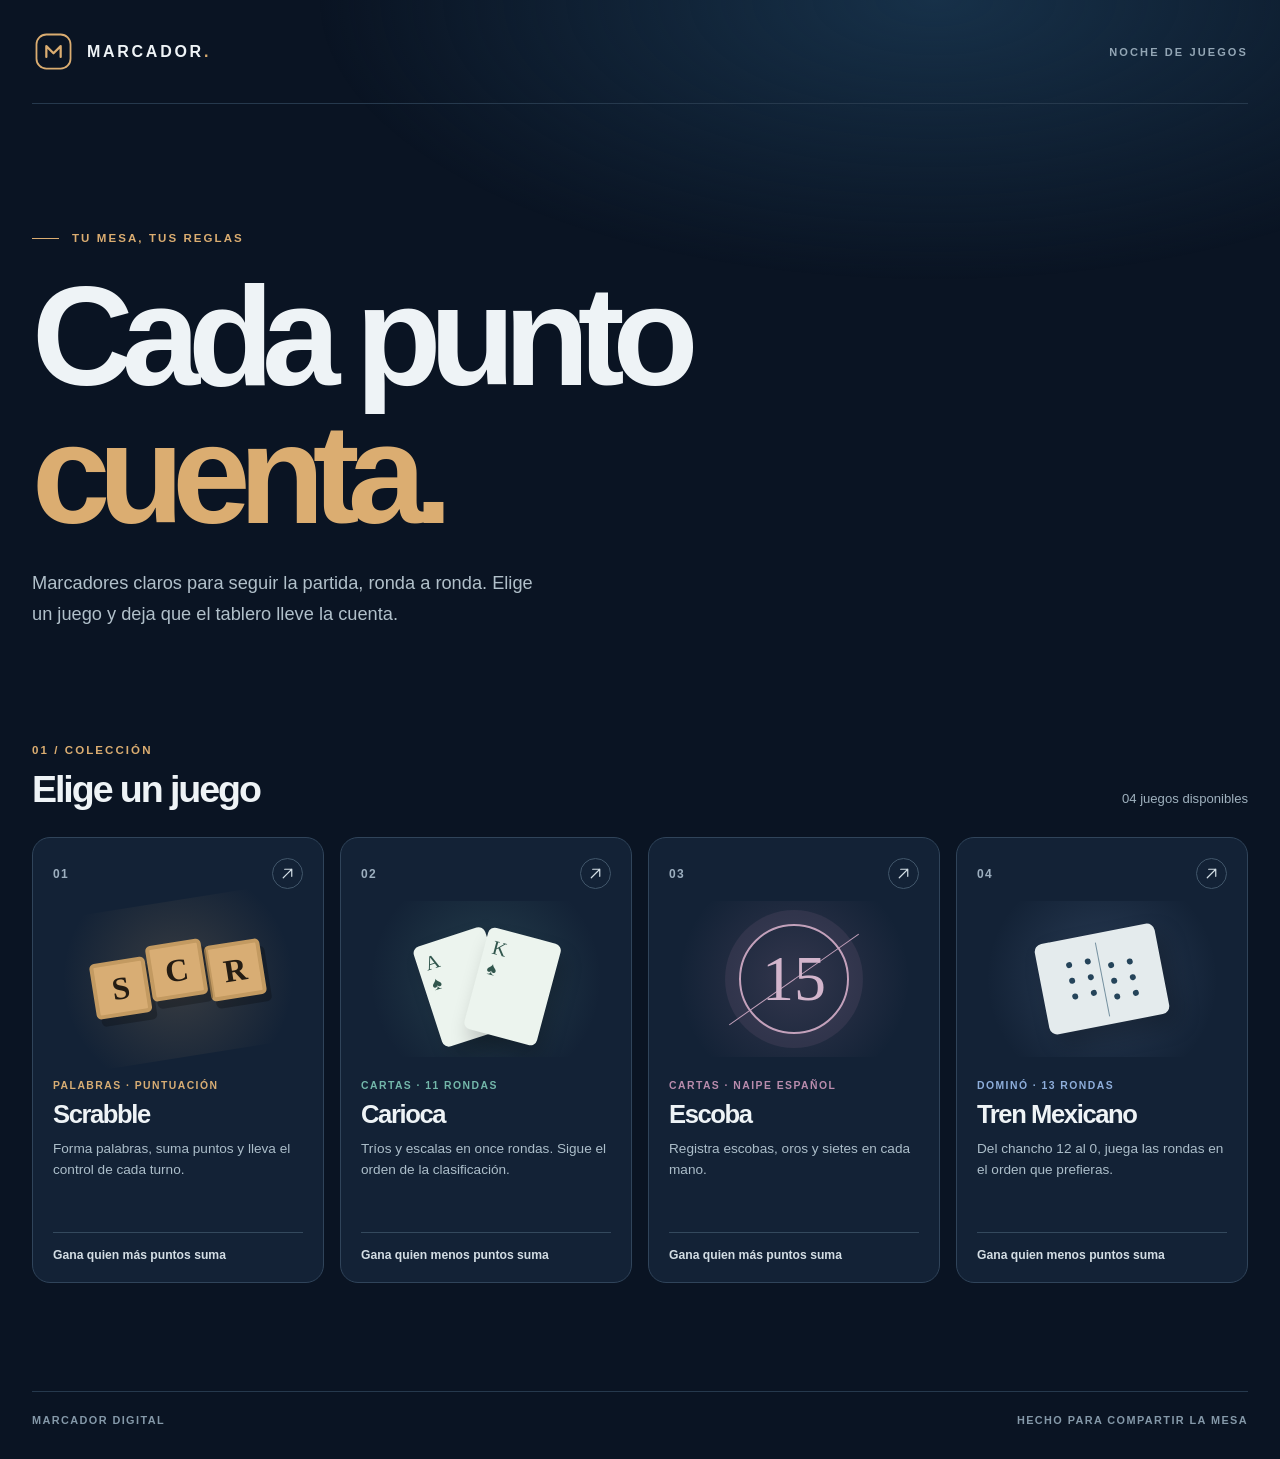
<file: index.html>
<!DOCTYPE html>
<html lang="es">
<head>
  <meta charset="UTF-8">
  <meta name="viewport" content="width=device-width, initial-scale=1.0">
  <meta name="theme-color" content="#0a1423">
  <title>Marcador de Juegos</title>
  <link rel="stylesheet" href="theme.css">
</head>
<body class="home">
  <main class="home-shell">
    <header class="home-header">
      <div class="brand-mark" aria-hidden="true"><svg viewBox="0 0 48 48" fill="none"><rect x="5" y="5" width="38" height="38" rx="11" stroke="currentColor" stroke-width="2"/><path d="M16 30V18l8 8 8-8v12" stroke="currentColor" stroke-width="2.5" stroke-linecap="round" stroke-linejoin="round"/></svg></div>
      <span class="brand-name">MARCADOR<span class="brand-dot">.</span></span>
      <span class="brand-caption">NOCHE DE JUEGOS</span>
    </header>
    <section class="home-intro" aria-labelledby="home-title">
      <div class="eyebrow"><span class="eyebrow-line"></span> TU MESA, TUS REGLAS</div>
      <h1 id="home-title">Cada punto<br><em>cuenta.</em></h1>
      <p>Marcadores claros para seguir la partida, ronda a ronda. Elige un juego y deja que el tablero lleve la cuenta.</p>
    </section>
    <section class="game-section" aria-labelledby="games-title">
      <div class="section-heading"><div><span class="section-kicker">01 / COLECCIÓN</span><h2 id="games-title">Elige un juego</h2></div><span class="game-count">04 juegos disponibles</span></div>
      <div class="games-grid">
        <a class="game-card card-scrabble" href="scrabble.html" aria-label="Abrir marcador de Scrabble">
          <div class="game-card-top"><span class="game-number">01</span><span class="card-arrow" aria-hidden="true"><svg viewBox="0 0 24 24" fill="none"><path d="M6 18 18 6M8 6h10v10" stroke="currentColor" stroke-width="1.7" stroke-linecap="round" stroke-linejoin="round"/></svg></span></div>
          <div class="game-art art-scrabble" aria-hidden="true"><span>S</span><span>C</span><span>R</span></div>
          <div class="game-card-content"><span class="card-category">PALABRAS · PUNTUACIÓN</span><h3>Scrabble</h3><p>Forma palabras, suma puntos y lleva el control de cada turno.</p><span class="score-rule">Gana quien más puntos suma</span></div>
        </a>
        <a class="game-card card-carioca" href="carioca.html" aria-label="Abrir marcador de Carioca">
          <div class="game-card-top"><span class="game-number">02</span><span class="card-arrow" aria-hidden="true"><svg viewBox="0 0 24 24" fill="none"><path d="M6 18 18 6M8 6h10v10" stroke="currentColor" stroke-width="1.7" stroke-linecap="round" stroke-linejoin="round"/></svg></span></div>
          <div class="game-art art-carioca" aria-hidden="true"><span class="playing-card card-one">A<span>♠</span></span><span class="playing-card card-two">K<span>♠</span></span></div>
          <div class="game-card-content"><span class="card-category">CARTAS · 11 RONDAS</span><h3>Carioca</h3><p>Tríos y escalas en once rondas. Sigue el orden de la clasificación.</p><span class="score-rule">Gana quien menos puntos suma</span></div>
        </a>
        <a class="game-card card-escoba" href="escoba.html" aria-label="Abrir marcador de Escoba">
          <div class="game-card-top"><span class="game-number">03</span><span class="card-arrow" aria-hidden="true"><svg viewBox="0 0 24 24" fill="none"><path d="M6 18 18 6M8 6h10v10" stroke="currentColor" stroke-width="1.7" stroke-linecap="round" stroke-linejoin="round"/></svg></span></div>
          <div class="game-art art-escoba" aria-hidden="true"><span>15</span><i></i></div>
          <div class="game-card-content"><span class="card-category">CARTAS · NAIPE ESPAÑOL</span><h3>Escoba</h3><p>Registra escobas, oros y sietes en cada mano.</p><span class="score-rule">Gana quien más puntos suma</span></div>
        </a>
        <a class="game-card card-tren" href="tren_mexicano.html" aria-label="Abrir marcador de Tren Mexicano">
          <div class="game-card-top"><span class="game-number">04</span><span class="card-arrow" aria-hidden="true"><svg viewBox="0 0 24 24" fill="none"><path d="M6 18 18 6M8 6h10v10" stroke="currentColor" stroke-width="1.7" stroke-linecap="round" stroke-linejoin="round"/></svg></span></div>
          <div class="game-art art-tren" aria-hidden="true"><span class="domino-half"><i></i><i></i><i></i><i></i><i></i><i></i></span><span class="domino-divider"></span><span class="domino-half"><i></i><i></i><i></i><i></i><i></i><i></i></span></div>
          <div class="game-card-content"><span class="card-category">DOMINÓ · 13 RONDAS</span><h3>Tren Mexicano</h3><p>Del chancho 12 al 0, juega las rondas en el orden que prefieras.</p><span class="score-rule">Gana quien menos puntos suma</span></div>
        </a>
      </div>
    </section>
    <footer class="home-footer"><span>MARCADOR DIGITAL</span><span>HECHO PARA COMPARTIR LA MESA</span></footer>
  </main>
</body>
</html>
</file>
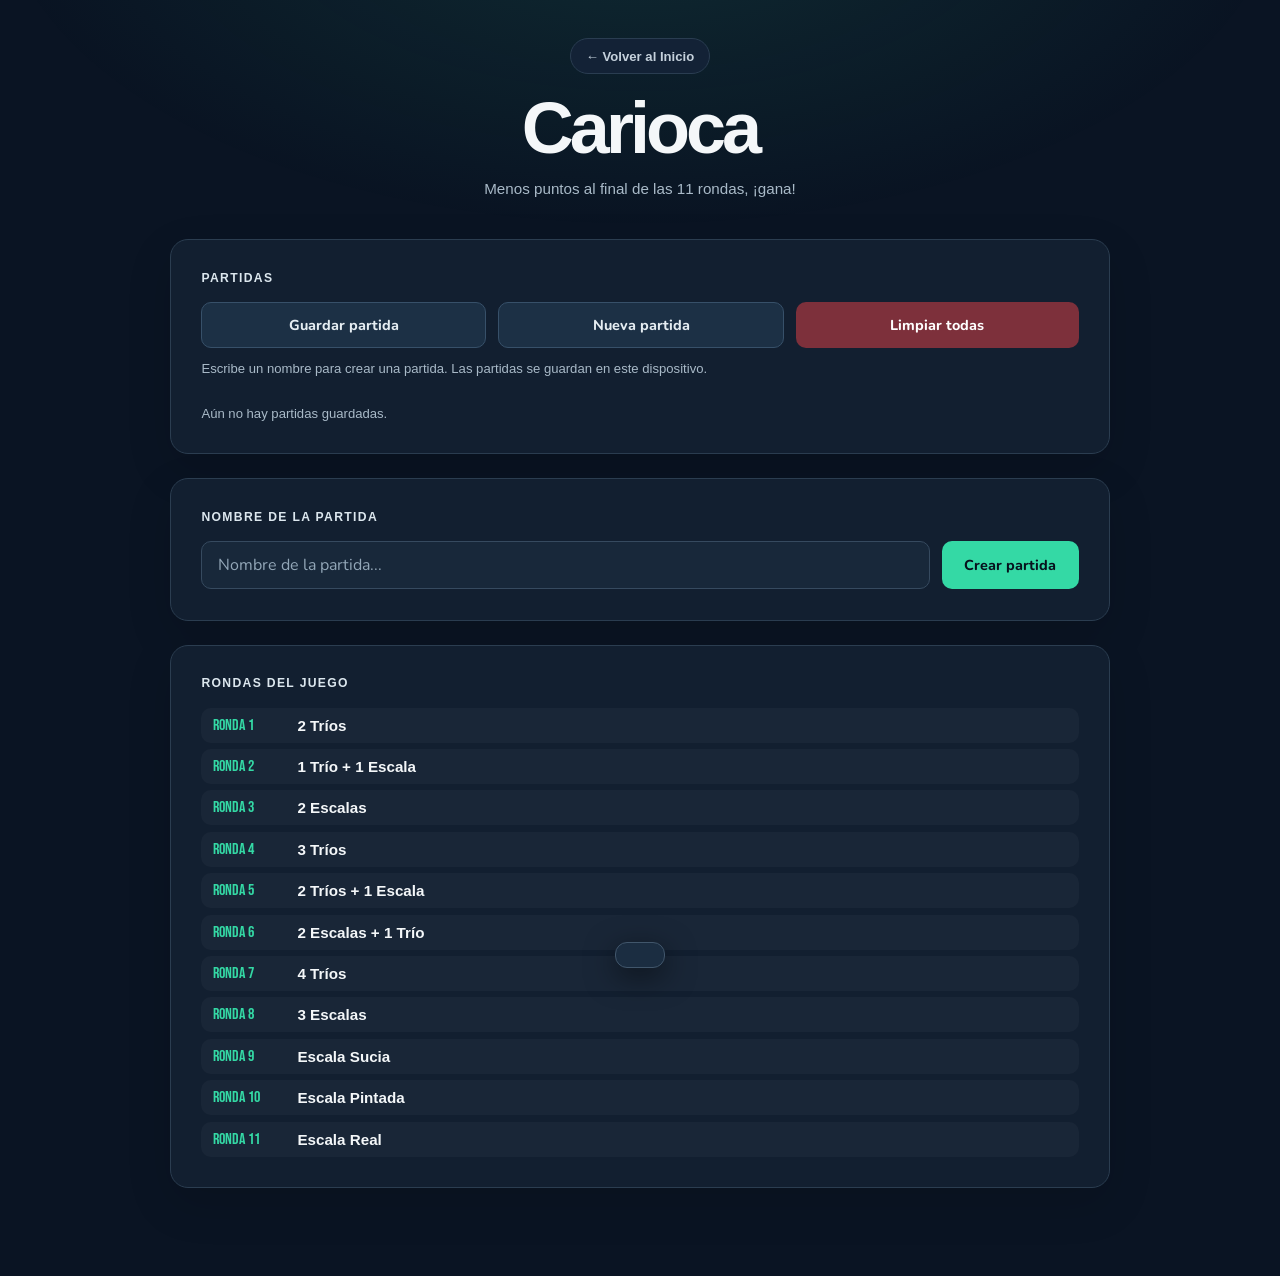
<file: carioca.html>
<!DOCTYPE html>
<html lang="es">
<head>
<meta charset="UTF-8">
<meta name="viewport" content="width=device-width, initial-scale=1.0">
<title>Carioca — Marcador</title>
<link href="https://fonts.googleapis.com/css2?family=Bebas+Neue&family=Nunito:wght@400;600;700;900&display=swap" rel="stylesheet">
<style>
  *, *::before, *::after { box-sizing: border-box; margin: 0; padding: 0; }
  :root {
    --bg: #021510;
    --surface: #051f16;
    --surface2: #07291d;
    --accent: #34d9a5;
    --accent2: #1a8fc8;
    --accent-dim: rgba(52,217,165,0.12);
    --text: #fff;
    --muted: rgba(255,255,255,0.45);
    --border: rgba(52,217,165,0.15);
    --green: #4ade80;
    --red: #f87171;
    --yellow: #fbbf24;
  }
  html,body { min-height:100vh; background:var(--bg); font-family:'Nunito',sans-serif; color:var(--text); overflow-x:hidden; }
  body::before {
    content:''; position:fixed; inset:0; z-index:0; pointer-events:none;
    background: radial-gradient(ellipse 80% 60% at 50% 0%, rgba(52,217,165,0.1) 0%, transparent 65%);
  }

  .app { position:relative; z-index:1; max-width:860px; margin:0 auto; padding:2rem 1.25rem 4rem; }

  .header { text-align:center; margin-bottom:2.5rem; }
  .header-back { display:inline-flex; align-items:center; gap:0.4rem; color:var(--muted); font-size:0.85rem; text-decoration:none; margin-bottom:1rem; transition:color 0.2s; }
  .header-back:hover { color:var(--accent); }
  .header h1 { font-family:'Bebas Neue',sans-serif; font-size:clamp(2.5rem,9vw,5rem); letter-spacing:0.06em; background:linear-gradient(135deg,var(--accent),var(--accent2)); -webkit-background-clip:text; -webkit-text-fill-color:transparent; }
  .header p { color:var(--muted); font-size:0.95rem; margin-top:0.25rem; }

  .phase { display:none; }
  .phase.active { display:block; animation:fadeIn 0.4s ease both; }
  @keyframes fadeIn { from{opacity:0;transform:translateY(16px)} to{opacity:1;transform:translateY(0)} }

  .card { background:var(--surface); border:1px solid var(--border); border-radius:20px; padding:1.75rem; margin-bottom:1.5rem; }
  .card-title { font-size:0.75rem; font-weight:700; letter-spacing:0.15em; text-transform:uppercase; color:var(--accent); margin-bottom:1.25rem; }

  .player-list { display:flex; flex-direction:column; gap:0.6rem; margin-bottom:1.25rem; }
  .player-chip { display:flex; align-items:center; justify-content:space-between; background:var(--accent-dim); border:1px solid var(--border); border-radius:12px; padding:0.65rem 1rem; font-weight:700; }
  .player-chip .remove-btn { background:none; border:none; color:var(--red); cursor:pointer; font-size:1.1rem; line-height:1; padding:0.2rem; border-radius:6px; transition:background 0.2s; }
  .player-chip .remove-btn:hover { background:rgba(248,113,113,0.15); }
  .empty-hint { color:var(--muted); font-size:0.9rem; text-align:center; padding:1rem; }

  .input-row { display:flex; gap:0.75rem; }
  .input-row input { flex:1; background:var(--surface2); border:1px solid var(--border); border-radius:12px; padding:0.75rem 1rem; color:var(--text); font-family:'Nunito',sans-serif; font-size:1rem; outline:none; transition:border-color 0.2s; }
  .input-row input:focus { border-color:var(--accent); }
  .input-row input::placeholder { color:var(--muted); }

  .btn { display:inline-flex; align-items:center; gap:0.4rem; padding:0.75rem 1.4rem; border-radius:12px; border:none; font-family:'Nunito',sans-serif; font-size:0.95rem; font-weight:900; cursor:pointer; transition:opacity 0.2s,transform 0.15s; }
  .btn:hover { opacity:0.85; transform:scale(0.98); }
  .btn:active { transform:scale(0.95); }
  .btn-primary { background:linear-gradient(135deg,var(--accent),var(--accent2)); color:#001a10; }
  .btn-ghost { background:var(--accent-dim); color:var(--accent); border:1px solid var(--border); }
  .btn-skip { background:rgba(251,191,36,0.15); color:var(--yellow); border:1px solid rgba(251,191,36,0.3); }
  .btn-success { background:linear-gradient(135deg,#4ade80,#22c55e); color:#001a06; }
  .btn-danger { background:linear-gradient(135deg,#f87171,#ef4444); color:#1a0000; }
  .btn-full { width:100%; justify-content:center; margin-top:0.5rem; padding:1rem; font-size:1.05rem; }
  .btn:disabled { opacity:0.4; cursor:not-allowed; }
  .session-card { padding:1rem 1.25rem; }
  .session-actions { display:flex; gap:0.75rem; flex-wrap:wrap; }
  .session-actions .btn { flex:1; justify-content:center; min-width:220px; }
  .session-note { color:var(--muted); font-size:0.82rem; margin-top:0.75rem; line-height:1.4; }

  /* Round progress */
  .rounds-progress { display:flex; flex-wrap:wrap; gap:0.4rem; margin-bottom:1.5rem; }
  .round-pip {
    flex:1; min-width:60px;
    padding:0.4rem 0.3rem; text-align:center;
    border-radius:8px; font-size:0.65rem; font-weight:700;
    letter-spacing:0.05em; text-transform:uppercase;
    border:1px solid transparent; transition:all 0.3s;
    cursor:default;
  }
  .round-pip.done { background:rgba(52,217,165,0.15); border-color:rgba(52,217,165,0.3); color:var(--accent); }
  .round-pip.skipped { background:rgba(251,191,36,0.12); border-color:rgba(251,191,36,0.25); color:var(--yellow); }
  .round-pip.current { background:rgba(52,217,165,0.25); border-color:var(--accent); color:#fff; box-shadow:0 0 12px rgba(52,217,165,0.3); }
  .round-pip.pending { background:rgba(255,255,255,0.04); border-color:rgba(255,255,255,0.08); color:var(--muted); }

  .round-header { display:flex; align-items:flex-start; justify-content:space-between; margin-bottom:1rem; flex-wrap:wrap; gap:0.5rem; }
  .round-info {}
  .round-badge { font-family:'Bebas Neue',sans-serif; font-size:1.6rem; letter-spacing:0.08em; color:var(--accent); line-height:1; }
  .round-name { font-size:1rem; font-weight:900; color:#fff; margin-top:0.15rem; }
  .round-num-badge { font-size:0.7rem; color:var(--muted); font-weight:600; }

  .score-grid { display:grid; grid-template-columns:repeat(auto-fit,minmax(160px,1fr)); gap:0.75rem; }
  .score-field label { display:block; font-size:0.8rem; font-weight:700; color:var(--muted); margin-bottom:0.4rem; text-transform:uppercase; letter-spacing:0.08em; }
  .score-field input { width:100%; background:var(--surface2); border:1px solid var(--border); border-radius:10px; padding:0.7rem 0.9rem; color:var(--text); font-family:'Nunito',sans-serif; font-size:1.1rem; font-weight:700; outline:none; transition:border-color 0.2s; text-align:center; }
  .score-field input:focus { border-color:var(--accent); }

  .score-table { width:100%; border-collapse:collapse; font-size:0.95rem; }
  .score-table th { padding:0.6rem 0.8rem; text-align:left; font-size:0.75rem; font-weight:700; letter-spacing:0.12em; text-transform:uppercase; color:var(--accent); border-bottom:1px solid var(--border); }
  .score-table td { padding:0.6rem 0.8rem; border-bottom:1px solid rgba(255,255,255,0.05); }
  .score-table tbody tr:hover { background:rgba(255,255,255,0.03); }
  .total-cell { font-weight:900; color:var(--accent); font-size:1.05rem; }
  .leader-row td { background:rgba(52,217,165,0.06); }
  .skip-cell { color:var(--yellow); font-weight:700; }
  .inline-total { display:inline-block; font-size:0.78rem; font-weight:900; color:var(--accent); background:rgba(255,255,255,0.08); border-radius:8px; padding:0.1rem 0.4rem; margin-left:0.35rem; vertical-align:middle; }

  .podium { display:flex; flex-direction:column; gap:0.75rem; }
  .podium-item { display:flex; align-items:center; gap:1rem; background:var(--surface); border:1px solid var(--border); border-radius:16px; padding:1rem 1.25rem; }
  .podium-item.place-1 { border-color:rgba(52,217,165,0.5); box-shadow:0 0 30px rgba(52,217,165,0.12); }
  .podium-item.place-2 { border-color:rgba(180,180,200,0.4); }
  .podium-item.place-3 { border-color:rgba(205,127,50,0.4); }
  .place-num { font-family:'Bebas Neue',sans-serif; font-size:2rem; min-width:2.5rem; text-align:center; }
  .place-1 .place-num { color:var(--accent); }
  .place-2 .place-num { color:#b4b4c8; }
  .place-3 .place-num { color:#cd7f32; }
  .place-name { flex:1; font-weight:900; font-size:1.1rem; }
  .place-score { font-size:1.4rem; font-weight:900; color:var(--accent); font-family:'Bebas Neue',sans-serif; }
  .place-medal { font-size:1.8rem; }

  .stats-row { display:grid; grid-template-columns:repeat(auto-fit,minmax(120px,1fr)); gap:0.75rem; margin-top:1.5rem; }
  .stat-box { background:var(--surface2); border:1px solid var(--border); border-radius:14px; padding:1rem; text-align:center; }
  .stat-val { font-family:'Bebas Neue',sans-serif; font-size:2rem; color:var(--accent); }
  .stat-label { font-size:0.75rem; color:var(--muted); text-transform:uppercase; letter-spacing:0.1em; margin-top:0.2rem; }

  .toast { position:fixed; bottom:2rem; left:50%; transform:translateX(-50%) translateY(100px); background:var(--surface); border:1px solid var(--border); border-radius:12px; padding:0.75rem 1.5rem; font-weight:700; color:var(--text); z-index:999; transition:transform 0.3s; box-shadow:0 8px 30px rgba(0,0,0,0.5); }
  .toast.show { transform:translateX(-50%) translateY(0); }

  /* Modal */
  .modal-overlay { position:fixed; inset:0; z-index:200; background:rgba(0,0,0,0.75); backdrop-filter:blur(4px); display:flex; align-items:center; justify-content:center; padding:1.5rem; opacity:0; pointer-events:none; transition:opacity 0.25s; }
  .modal-overlay.open { opacity:1; pointer-events:all; }
  .modal-box { background:var(--surface); border:1px solid var(--border); border-radius:20px; padding:2rem; max-width:440px; width:100%; max-height:85vh; overflow-y:auto; transform:translateY(20px) scale(0.97); transition:transform 0.25s; }
  .modal-overlay.open .modal-box { transform:translateY(0) scale(1); }
  .modal-title { font-family:'Bebas Neue',sans-serif; font-size:1.8rem; letter-spacing:0.06em; color:#fff; margin-bottom:0.5rem; }
  .modal-body { color:var(--muted); font-size:0.95rem; line-height:1.6; margin-bottom:1.5rem; }
  .modal-actions { display:flex; gap:0.75rem; flex-wrap:wrap; }
  .modal-actions .btn { flex:1; justify-content:center; }
  /* Edit-round button */
  .edit-round-btn { background:none; border:none; cursor:pointer; font-size:0.65rem; padding:0.15rem 0.3rem; border-radius:4px; opacity:0.45; transition:opacity 0.2s,background 0.2s; vertical-align:middle; margin-left:0.25rem; color:var(--accent); }
  .edit-round-btn:hover { opacity:1; background:var(--accent-dim); }

  @media(max-width:480px) {
    .input-row { flex-direction:column; }
    .btn-primary { width:100%; justify-content:center; }
    .session-actions .btn { width:100%; }
  }
</style>
<link rel="stylesheet" href="theme.css">
</head>
<body>
<div class="app">
  <div class="header">
    <a class="header-back" href="index.html">← Volver al Inicio</a>
    <h1>Carioca</h1>
    <p>Menos puntos al final de las 11 rondas, ¡gana!</p>
  </div>

  <div class="card session-card">
    <div class="card-title">Partidas</div>
    <div class="session-actions">
      <button class="btn btn-ghost" onclick="saveForLater()">Guardar partida</button>
      <button class="btn btn-ghost" onclick="restartGame()">Nueva partida</button>
      <button class="btn btn-danger" onclick="deleteAllSessions()">Limpiar todas</button>
    </div>
    <p class="session-note" id="activeSessionLabel">Escribe un nombre para crear una partida. Las partidas se guardan en este dispositivo.</p>
    <div id="sessionsList" class="sessions-list" aria-live="polite"></div>
  </div>

  <!-- PHASE 1: Setup -->
  <div class="phase active" id="phaseSetup">
    <div class="card" id="nameCard">
      <div class="card-title">Nombre de la partida</div>
      <div class="input-row">
        <input type="text" id="sessionNameInput" placeholder="Nombre de la partida..." maxlength="60" autocomplete="off" aria-label="Nombre de la partida">
        <button class="btn btn-primary" onclick="createNamedGame()">Crear partida</button>
      </div>
    </div>
    <div class="card" id="participantsCard">
      <div class="card-title">Jugadores</div>
      <div class="player-list" id="playerList">
        <p class="empty-hint">Aún no hay jugadores. ¡Agrega al menos 2!</p>
      </div>
      <div class="input-row">
        <input type="text" id="playerNameInput" placeholder="Nombre del jugador..." maxlength="20" autocomplete="off">
        <button class="btn btn-primary" onclick="addPlayer()">+ Agregar</button>
      </div>
    </div>

    <!-- Rounds preview -->
    <div class="card">
      <div class="card-title">Rondas del Juego</div>
      <div id="roundsPreview" style="display:flex;flex-direction:column;gap:0.4rem;"></div>
    </div>
    <button class="btn btn-success btn-full" id="startBtn" onclick="startGame()" disabled>Comenzar Juego</button>
  </div>

  <!-- PHASE 2: Game -->
  <div class="phase" id="phaseGame">
    <!-- Progress -->
    <div class="card">
      <div class="card-title">Progreso</div>
      <div class="rounds-progress" id="roundsProgress"></div>
    </div>

    <div class="card" id="roundCard">
      <div class="round-header">
        <div class="round-info">
          <div class="round-num-badge" id="roundNumBadge">Ronda 1 de 11</div>
          <div class="round-badge" id="roundLabel">Ronda 1</div>
          <div class="round-name" id="roundName">2 Tríos</div>
        </div>
        <button class="btn btn-skip" onclick="skipRound()">Saltar Ronda</button>
      </div>
      <div class="score-grid" id="scoreGrid"></div>
      <div style="display:flex;gap:0.75rem;margin-top:1rem;flex-wrap:wrap;">
        <button class="btn btn-primary" style="flex:1;justify-content:center;" onclick="submitRound()">Confirmar Ronda</button>
      </div>
    </div>

    <div class="card">
      <div class="card-title">Marcador Acumulado</div>
      <div style="overflow-x:auto;">
        <table class="score-table" id="scoreTable">
          <thead><tr id="tableHead"></tr></thead>
          <tbody id="tableBody"></tbody>
        </table>
      </div>
    </div>

    <button class="btn btn-danger btn-full" onclick="confirmEndGame()">Finalizar Juego</button>
  </div>

  <!-- PHASE 3: Results -->
  <div class="phase" id="phaseResults">
    <div class="card">
      <div class="card-title">Resultados Finales</div>
      <div class="podium" id="podium"></div>
      <div class="stats-row" id="statsRow"></div>
    </div>
    <div style="display:flex;gap:0.75rem;flex-wrap:wrap;margin-top:0.5rem;">
      <button class="btn btn-ghost" style="flex:1;justify-content:center;" onclick="viewHistory()">Ver Historial</button>
      <button class="btn btn-ghost" style="flex:1;justify-content:center;" onclick="restartGame()">Nueva partida</button>
    </div>
    <div class="card" id="historyCard" style="display:none;margin-top:1.5rem;">
      <div class="card-title">Historial de Rondas</div>
      <div style="overflow-x:auto;"><table class="score-table" id="historyTable"></table></div>
    </div>
  </div>
</div>

<div class="modal-overlay" id="modalOverlay">
  <div class="modal-box">
    <div class="modal-title" id="modalTitle"></div>
    <div class="modal-body" id="modalBody"></div>
    <div class="modal-actions">
      <button class="btn btn-ghost" onclick="closeModal()">Cancelar</button>
      <button class="btn btn-danger" id="modalConfirmBtn" onclick="confirmModal()">Confirmar</button>
    </div>
  </div>
</div>
<div class="toast" id="toast"></div>

<script>
function sanitize(str) {
  return String(str).replace(/&/g,'&amp;').replace(/</g,'&lt;').replace(/>/g,'&gt;').replace(/"/g,'&quot;');
}

const ROUNDS = [
  {n:'Ronda 1',  name:'2 Tríos'},
  {n:'Ronda 2',  name:'1 Trío + 1 Escala'},
  {n:'Ronda 3',  name:'2 Escalas'},
  {n:'Ronda 4',  name:'3 Tríos'},
  {n:'Ronda 5',  name:'2 Tríos + 1 Escala'},
  {n:'Ronda 6',  name:'2 Escalas + 1 Trío'},
  {n:'Ronda 7',  name:'4 Tríos'},
  {n:'Ronda 8',  name:'3 Escalas'},
  {n:'Ronda 9',  name:'Escala Sucia'},
  {n:'Ronda 10', name:'Escala Pintada'},
  {n:'Ronda 11', name:'Escala Real'},
];

let players = [];
let roundHistory = []; // {roundIdx, scores:{name:val}, skipped:bool}
let currentRoundIdx = 0; // 0..10
const STORAGE_KEY = 'game_points_carioca_v1';
const SESSIONS_KEY = 'game_points_carioca_sessions_v2';
let sessions = [];
let activeSessionId = null;
let storageReady = true;
const ROUND_CARD_TEMPLATE = document.getElementById('roundCard').innerHTML;

const playerNameInput = document.getElementById('playerNameInput');
playerNameInput.addEventListener('keydown', e => { if(e.key==='Enter') addPlayer(); });

function addPlayer() {
  if (!activeSessionId) return showToast('Primero crea una partida con nombre');
  const name = playerNameInput.value.trim();
  if (!name) return showToast('Ingresa un nombre');
  if (players.includes(name)) return showToast('Ese nombre ya existe');
  if (players.length >= 8) return showToast('Máximo 8 jugadores');
  players.push(name);
  playerNameInput.value = '';
  renderPlayerList();
  syncStartButton();
  persistGameState();
}

function removePlayer(i) {
  players.splice(i,1);
  renderPlayerList();
  syncStartButton();
  persistGameState();
}

function renderPlayerList() {
  const list = document.getElementById('playerList');
  if (!players.length) { list.innerHTML = '<p class="empty-hint">Aún no hay jugadores. ¡Agrega al menos 2!</p>'; return; }
  list.innerHTML = players.map((p,i) => `
    <div class="player-chip">
      <span>${sanitize(p)}</span>
      <button class="remove-btn" onclick="removePlayer(${i})">✕</button>
    </div>`).join('');
}

function startGame() {
  if (!activeSessionId) return showToast('Primero crea una partida con nombre');
  if (players.length < 2) return;
  roundHistory = [];
  currentRoundIdx = 0;
  resetRoundCard();
  showPhase('phaseGame');
  buildTableHead();
  renderProgress();
  renderScoreInputs();
  renderScoreTable();
  persistGameState();
}

function renderProgress() {
  const container = document.getElementById('roundsProgress');
  container.innerHTML = ROUNDS.map((r,i) => {
    const done = roundHistory.find(h => h.roundIdx === i);
    let cls = 'pending';
    let label = r.n.replace('Ronda ','R');
    if (done && done.skipped) cls = 'skipped';
    else if (done) cls = 'done';
    else if (i === currentRoundIdx) cls = 'current';
    return `<div class="round-pip ${cls}" title="${r.name}">${label}</div>`;
  }).join('');
}

function buildTableHead() {
  const head = document.getElementById('tableHead');
  head.innerHTML = '<th>Jugador</th>' + ROUNDS.map(r=>`<th style="font-size:0.65rem;white-space:nowrap;">${r.name}</th>`).join('');
}

function renderScoreInputs() {
  resetRoundCard();
  if (currentRoundIdx >= ROUNDS.length) {
    document.getElementById('roundCard').innerHTML = `
      <div style="text-align:center;padding:1rem;">
        <div style="font-size:3rem;margin-bottom:0.5rem;"></div>
        <div style="font-family:'Bebas Neue',sans-serif;font-size:2rem;color:var(--accent);">¡Todas las Rondas Completadas!</div>
        <p style="color:var(--muted);margin-top:0.5rem;">Presiona "Finalizar Juego" para ver los resultados.</p>
      </div>`;
    return;
  }
  const r = ROUNDS[currentRoundIdx];
  document.getElementById('roundNumBadge').textContent = `Ronda ${currentRoundIdx+1} de ${ROUNDS.length}`;
  document.getElementById('roundLabel').textContent = r.n;
  document.getElementById('roundName').textContent = r.name;
  const grid = document.getElementById('scoreGrid');
  grid.innerHTML = players.map(p => `
    <div class="score-field">
      <label>${sanitize(p)}</label>
      <input type="number" id="score_${p.replace(/\s/g,'_')}" placeholder="0" min="0" inputmode="numeric" pattern="[0-9]*">
    </div>`).join('');
  const first = grid.querySelector('input');
  if (first) first.focus();
}

function submitRound() {
  if (currentRoundIdx >= ROUNDS.length) return;
  const scores = {};
  let valid = true;
  for (const p of players) {
    const el = document.getElementById(`score_${p.replace(/\s/g,'_')}`);
    const v = el.value.trim();
    if (v === '') { el.style.borderColor = 'var(--red)'; valid = false; continue; }
    el.style.borderColor = '';
    scores[p] = parseInt(v) || 0;
  }
  if (!valid) return showToast('Completa todos los puntajes');
  roundHistory.push({ roundIdx: currentRoundIdx, scores, skipped: false });
  currentRoundIdx++;
  afterRound();
}

function skipRound() {
  if (currentRoundIdx >= ROUNDS.length) return;
  const roundName = ROUNDS[currentRoundIdx].name;
  showModal(
    'Saltar Ronda',
    `¿Saltar "${roundName}"? Se registrará 0 puntos para todos los jugadores en esta ronda.`,
    'Saltar', 'btn-skip',
    () => {
      const scores = {};
      players.forEach(p => scores[p] = 0);
      roundHistory.push({ roundIdx: currentRoundIdx, scores, skipped: true });
      currentRoundIdx++;
      showToast(`Ronda "${ROUNDS[currentRoundIdx-1].name}" saltada`);
      afterRound();
    }
  );
}

function afterRound() {
  renderProgress();
  renderScoreTable();
  renderScoreInputs();
  persistGameState();
  if (currentRoundIdx < ROUNDS.length) showToast(`Ronda ${currentRoundIdx} registrada`);
}

function getTotals() {
  const totals = {};
  players.forEach(p => totals[p] = 0);
  roundHistory.forEach(r => players.forEach(p => totals[p] += (r.scores[p]||0)));
  return totals;
}

function renderScoreTable() {
  // Update headers with edit buttons
  const head = document.getElementById('tableHead');
  head.innerHTML = '<th>Jugador</th>' +
    ROUNDS.map((r,i) => {
      const done = roundHistory.find(h => h.roundIdx === i);
      return done
        ? `<th style="font-size:0.65rem;white-space:nowrap;">${r.name}<button class="edit-round-btn" onclick="editRound(${i})" title="Editar ${r.n}">Editar</button></th>`
        : `<th style="font-size:0.65rem;white-space:nowrap;">${r.name}</th>`;
    }).join('');

  const totals = getTotals();
  const minTotal = Math.min(...Object.values(totals));
  const body = document.getElementById('tableBody');
  // Sort players by total ascending (lower is better, leader on top)
  const sorted = [...players].sort((a,b) => totals[a] - totals[b]);
  body.innerHTML = sorted.map(p => {
    const isLeader = totals[p] === minTotal;
    const cells = ROUNDS.map((_,i) => {
      const h = roundHistory.find(r => r.roundIdx === i);
      if (!h) return `<td style="color:var(--muted)">-</td>`;
      if (h.skipped) return `<td class="skip-cell">skip</td>`;
      return `<td>${h.scores[p]??0}</td>`;
    }).join('');
    return `<tr class="${isLeader?'leader-row':''}">
      <td style="font-weight:700">${isLeader?'':''}${sanitize(p)}<span class="inline-total">${totals[p]}</span></td>
      ${cells}
    </tr>`;
  }).join('');
}

function confirmEndGame() {
  if (roundHistory.length === 0) return showToast('Juega al menos una ronda antes de finalizar');
  showModal(
    'Finalizar Juego',
    '¿Estás seguro que quieres finalizar y ver los resultados finales?',
    'Finalizar', 'btn-danger',
    () => endGame()
  );
}

function endGame(shouldScroll = true) {
  const totals = getTotals();
  // Sort: lower is better
  const sorted = [...players].sort((a,b) => totals[a] - totals[b]);
  const podium = document.getElementById('podium');
  podium.innerHTML = sorted.map((p,i) => `
    <div class="podium-item place-${Math.min(i+1,4)}" style="animation:fadeIn ${0.1+i*0.15}s ease both">
      <div class="place-num">${i+1}°</div>
      <div class="place-name">${sanitize(p)}</div>
      <div class="place-score">${totals[p]} pts</div>

    </div>`).join('');

  const played = roundHistory.filter(r=>!r.skipped).length;
  const skipped = roundHistory.filter(r=>r.skipped).length;
  document.getElementById('statsRow').innerHTML = `
    <div class="stat-box"><div class="stat-val">${played}</div><div class="stat-label">Rondas Jugadas</div></div>
    <div class="stat-box"><div class="stat-val">${skipped}</div><div class="stat-label">Saltadas</div></div>
    <div class="stat-box"><div class="stat-val">${totals[sorted[0]]}</div><div class="stat-label">Mejor Puntaje</div></div>
    <div class="stat-box"><div class="stat-val">${players.length}</div><div class="stat-label">Jugadores</div></div>`;

  showPhase('phaseResults', shouldScroll);
  document.getElementById('historyCard').style.display = 'none';
  persistGameState();
}

function viewHistory() {
  const card = document.getElementById('historyCard');
  if (card.style.display === 'none') {
    buildHistoryTable();
    card.style.display = 'block';
    card.scrollIntoView({behavior:'smooth'});
  } else { card.style.display = 'none'; }
}

function buildHistoryTable() {
  const table = document.getElementById('historyTable');
  const totals = getTotals();
  const rows = ROUNDS.map((r,i) => {
    const h = roundHistory.find(rh => rh.roundIdx === i);
    if (!h) return `<tr><td style="font-weight:700">${r.n}: ${r.name}</td>${players.map(()=>'<td style="color:var(--muted)">-</td>').join('')}</tr>`;
    if (h.skipped) return `<tr><td style="font-weight:700">${r.n}: ${r.name}</td>${players.map(()=>'<td class="skip-cell">skip</td>').join('')}</tr>`;
    return `<tr><td style="font-weight:700">${r.n}: ${r.name}</td>${players.map(p=>`<td>${h.scores[p]??0}</td>`).join('')}</tr>`;
  }).join('');
  table.innerHTML = `<thead><tr><th>Ronda</th>${players.map(p=>`<th>${sanitize(p)}</th>`).join('')}</tr></thead>
    <tbody>${rows}
    <tr style="background:rgba(52,217,165,0.06)"><td style="font-weight:900;color:var(--accent)">TOTAL</td>${players.map(p=>`<td class="total-cell">${totals[p]}</td>`).join('')}</tr>
    </tbody>`;
}

function resetToNewGame() {
  activeSessionId = null;
  players = []; roundHistory = []; currentRoundIdx = 0; resetRoundCard(true);
  playerNameInput.value = '';
  document.getElementById('sessionNameInput').value = '';
  renderPlayerList();
  syncStartButton();
  showPhase('phaseSetup');
  renderSessions();
}

function restartGame() {
  showModal('Nueva partida', 'La partida actual quedará guardada. Podrás retomarla desde la lista.', 'Nueva partida', 'btn-primary', () => {
    if (activeSessionId && !persistGameState({ includeDraft: true })) return showToast('No se pudo guardar la partida actual');
    resetToNewGame();
  });
}

function showPhase(id, shouldScroll = true) {
  document.querySelectorAll('.phase').forEach(p => p.classList.remove('active'));
  document.getElementById(id).classList.add('active');
  if (shouldScroll) window.scrollTo({top:0, behavior:'smooth'});
}

function showToast(msg) {
  const t = document.getElementById('toast');
  t.textContent = msg; t.classList.add('show');
  setTimeout(() => t.classList.remove('show'), 2500);
}

function syncStartButton() {
  document.getElementById('startBtn').disabled = !activeSessionId || players.length < 2;
}

function getActivePhaseId() {
  return document.querySelector('.phase.active')?.id || 'phaseSetup';
}

function resetRoundCard(force = false) {
  const roundCard = document.getElementById('roundCard');
  if (force || !roundCard.querySelector('#roundNumBadge')) roundCard.innerHTML = ROUND_CARD_TEMPLATE;
}

function captureDraftScores() {
  if (getActivePhaseId() !== 'phaseGame' || currentRoundIdx >= ROUNDS.length) return null;
  const draftScores = {};
  for (const p of players) {
    const input = document.getElementById(`score_${p.replace(/\s/g,'_')}`);
    if (input) draftScores[p] = input.value;
  }
  return draftScores;
}

function applyDraftScores(draftScores) {
  if (!draftScores) return;
  for (const p of players) {
    const input = document.getElementById(`score_${p.replace(/\s/g,'_')}`);
    if (input && draftScores[p] !== undefined) input.value = draftScores[p];
  }
}

function writeSessions() {
  if (!storageReady) return false;
  try {
    localStorage.setItem(SESSIONS_KEY, JSON.stringify({ version: 2, activeId: activeSessionId, games: sessions }));
    return true;
  } catch (error) {
    console.error('No se pudieron guardar las partidas de Carioca', error);
    showToast('No se pudo guardar. Revisa el espacio disponible en este dispositivo.');
    return false;
  }
}

function persistGameState({ includeDraft = false } = {}) {
  const session = sessions.find(item => item.id === activeSessionId);
  if (!session || !storageReady) return false;
  const previous = session.state;
  session.state = {
    players, roundHistory, currentRoundIdx,
    phase: getActivePhaseId(),
    draftScores: includeDraft ? captureDraftScores() : null,
  };
  if (!writeSessions()) { session.state = previous; return false; }
  renderSessions();
  return true;
}

function saveForLater() {
  if (!activeSessionId) return showToast('Primero crea una partida con nombre');
  if (persistGameState({ includeDraft: true })) showToast('Partida guardada en este dispositivo');
}

function renderSessions() {
  const current = sessions.find(item => item.id === activeSessionId);
  document.getElementById('activeSessionLabel').textContent = current
    ? `Partida actual: ${current.name}. Se guarda en este dispositivo.`
    : 'Escribe un nombre para crear una partida. Las partidas se guardan en este dispositivo.';
  document.getElementById('nameCard').style.display = current ? 'none' : '';
  document.getElementById('participantsCard').style.display = current ? '' : 'none';
  document.getElementById('startBtn').style.display = current ? '' : 'none';
  document.getElementById('sessionsList').innerHTML = sessions.length ? sessions.map(item => {
    const date = item.startedAt ? new Date(item.startedAt) : null;
    const dateLabel = !date || Number.isNaN(date.getTime()) ? 'Fecha no disponible' : date.toLocaleDateString('es-CL', { day:'numeric', month:'long', year:'numeric' });
    const names = Array.isArray(item.state?.players) ? item.state.players.join(', ') : '';
    const finished = item.state?.phase === 'phaseResults';
    return `<div class="session-entry ${item.id === activeSessionId ? 'is-active' : ''}">
      <div class="session-entry-info"><strong>${sanitize(item.name)}</strong><span>${sanitize(dateLabel)} · ${sanitize(names || 'Sin participantes')} · ${finished ? 'Finalizada' : 'En curso'}</span></div>
      <div class="session-entry-actions"><button class="btn btn-ghost" onclick="openSession('${item.id}')">${item.id === activeSessionId ? 'Ver' : 'Retomar'}</button><button class="btn btn-danger" aria-label="Borrar partida ${sanitize(item.name)}" title="Borrar partida" onclick="deleteSession('${item.id}')"><svg viewBox="0 0 24 24" width="18" height="18" fill="none" stroke="currentColor" stroke-width="1.8" stroke-linecap="round" stroke-linejoin="round" aria-hidden="true"><path d="M4 7h16M10 11v7m4-7v7M6 7l1 14h10l1-14M9 7V4h6v3"/></svg></button></div>
    </div>`;
  }).join('') : '<p class="session-note">Aún no hay partidas guardadas.</p>';
}

function createNamedGame() {
  const input = document.getElementById('sessionNameInput');
  const name = input.value.trim();
  if (!name) return showToast('Ingresa el nombre de la partida');
  if (!storageReady) return showToast('No se puede acceder a las partidas guardadas');
  if (activeSessionId && !persistGameState({ includeDraft: true })) return;
  const previousId = activeSessionId;
  const item = { id: (globalThis.crypto?.randomUUID?.() || `${Date.now()}-${Math.random().toString(36).slice(2)}`), name, startedAt: new Date().toISOString(), state: { players: [], roundHistory: [], phase: 'phaseSetup' } };
  sessions.push(item);
  activeSessionId = item.id;
  if (!writeSessions()) { sessions.pop(); activeSessionId = previousId; return; }
  players = []; roundHistory = []; currentRoundIdx = 0; resetRoundCard(true);
  playerNameInput.value = '';
  input.value = '';
  renderPlayerList();
  syncStartButton();
  showPhase('phaseSetup');
  renderSessions();
  playerNameInput.focus();
}

function openSession(id) {
  if (!sessions.some(item => item.id === id)) return;
  if (activeSessionId === id) return;
  if (activeSessionId && !persistGameState({ includeDraft: true })) return;
  const previousId = activeSessionId;
  activeSessionId = id;
  if (!writeSessions()) { activeSessionId = previousId; return; }
  applySavedState(sessions.find(item => item.id === id).state);
  renderSessions();
}

function deleteSession(id) {
  const item = sessions.find(entry => entry.id === id);
  if (!item) return;
  showModal('Borrar partida', `¿Borrar la partida «${sanitize(item.name)}»? Esta acción no se puede deshacer.`, 'Borrar', 'btn-danger', () => {
    const previous = sessions;
    const previousId = activeSessionId;
    sessions = sessions.filter(entry => entry.id !== id);
    if (activeSessionId === id) activeSessionId = null;
    if (!writeSessions()) { sessions = previous; activeSessionId = previousId; return; }
    if (previousId === id) resetToNewGame();
    renderSessions();
  });
}

function deleteAllSessions() {
  if (!sessions.length) return showToast('No hay partidas para borrar');
  showModal('Limpiar todas las partidas', '¿Borrar todas las partidas de este juego? Esta acción no se puede deshacer.', 'Borrar todas', 'btn-danger', () => {
    const previous = sessions;
    const previousId = activeSessionId;
    sessions = [];
    activeSessionId = null;
    if (!writeSessions()) { sessions = previous; activeSessionId = previousId; return; }
    resetToNewGame();
  });
}

function applySavedState(savedState) {
  if (!savedState || !Array.isArray(savedState.players)) return;
  players = savedState.players;
  roundHistory = Array.isArray(savedState.roundHistory) ? savedState.roundHistory : [];
  currentRoundIdx = Number.isInteger(savedState.currentRoundIdx) && savedState.currentRoundIdx >= 0 ? savedState.currentRoundIdx : 0;
  renderPlayerList();
  syncStartButton();
  if (savedState.phase === 'phaseResults' && roundHistory.length) {
    endGame(false);
    return;
  }
  if (savedState.phase === 'phaseGame' && players.length >= 2) {
    resetRoundCard(true);
    buildTableHead();
    renderProgress();
    renderScoreInputs();
    renderScoreTable();
    showPhase('phaseGame', false);
    applyDraftScores(savedState.draftScores);
    return;
  }
  showPhase('phaseSetup', false);
}

function restoreSavedGame() {
  renderPlayerList();
  syncStartButton();
  let collection;
  try {
    const raw = localStorage.getItem(SESSIONS_KEY);
    if (raw !== null) {
      collection = JSON.parse(raw);
      if (collection?.version !== 2 || !Array.isArray(collection.games)) throw new Error('Formato de partidas no reconocido');
      if (!collection.games.every(item => item && typeof item.id === 'string' && /^[a-zA-Z0-9-]+$/.test(item.id) && typeof item.name === 'string' && item.state && Array.isArray(item.state.players))) throw new Error('Partida guardada no reconocida');
      sessions = collection.games;
      activeSessionId = sessions.some(item => item.id === collection.activeId) ? collection.activeId : null;
    } else {
      const oldRaw = localStorage.getItem(STORAGE_KEY);
      if (oldRaw !== null) {
        const old = JSON.parse(oldRaw);
        if (old && Array.isArray(old.players)) {
          const item = { id: (globalThis.crypto?.randomUUID?.() || `${Date.now()}-${Math.random().toString(36).slice(2)}`), name: 'Partida anterior', startedAt: null, state: old };
          sessions = [item];
          activeSessionId = item.id;
          if (writeSessions()) localStorage.removeItem(STORAGE_KEY);
          else { storageReady = false; sessions = []; activeSessionId = null; }
        } else throw new Error('Partida anterior no reconocida');
      }
    }
  } catch (error) {
    console.error('No se pudieron leer las partidas de Carioca', error);
    storageReady = false;
    showToast('No se pudieron leer las partidas guardadas. No se sobrescribirán.');
  }
  if (activeSessionId) applySavedState(sessions.find(item => item.id === activeSessionId).state);
  renderSessions();
}

function renderRoundsPreview() {
  const el = document.getElementById('roundsPreview');
  if (!el) return;
  el.innerHTML = ROUNDS.map(r => `
    <div style="display:flex;align-items:center;gap:0.75rem;padding:0.5rem 0.75rem;background:rgba(255,255,255,0.03);border-radius:10px;">
      <span style="font-family:'Bebas Neue',sans-serif;font-size:1rem;color:var(--accent);min-width:4.5rem;">${r.n}</span>
      <span style="font-weight:700;font-size:0.95rem;">${r.name}</span>
    </div>`).join('');
}

restoreSavedGame();
renderRoundsPreview();

/* ── Modal ─────────────────────────────────────── */
let _modalCb = null;
function showModal(title, bodyHtml, confirmLabel, confirmClass, onConfirm) {
  document.getElementById('modalTitle').textContent = title;
  document.getElementById('modalBody').innerHTML = bodyHtml;
  const btn = document.getElementById('modalConfirmBtn');
  btn.textContent = confirmLabel;
  btn.className = `btn ${confirmClass}`;
  _modalCb = onConfirm;
  document.getElementById('modalOverlay').classList.add('open');
}
function closeModal() {
  document.getElementById('modalOverlay').classList.remove('open');
  _modalCb = null;
}
function confirmModal() {
  if (_modalCb) _modalCb();
  closeModal();
}
document.getElementById('modalOverlay').addEventListener('click', e => {
  if (e.target.id === 'modalOverlay') closeModal();
});

/* ── Edit Round ─────────────────────────────────── */
function editRound(roundIdx) {
  const r = roundHistory.find(h => h.roundIdx === roundIdx);
  if (!r) return;
  const roundInfo = ROUNDS[roundIdx];
  const inputStyle = `width:90px;background:var(--surface2);border:1px solid var(--border);border-radius:8px;padding:0.5rem 0.6rem;color:var(--text);font-family:'Nunito',sans-serif;font-size:1rem;font-weight:700;text-align:center;outline:none;`;
  const formHtml = `
    <p style="color:var(--muted);font-size:0.85rem;margin-bottom:0.75rem;">Modifica los puntajes de <strong style="color:#fff">${roundInfo.n}: ${roundInfo.name}</strong></p>
    <label style="display:flex;align-items:center;gap:0.6rem;margin-bottom:1rem;cursor:pointer;font-weight:700;">
      <input type="checkbox" id="edit_skip" ${r.skipped?'checked':''} onchange="document.getElementById('editScoreFields').style.opacity=this.checked?'0.3':'1'">
      Ronda saltada (0 pts para todos)
    </label>
    <div id="editScoreFields" style="opacity:${r.skipped?'0.3':'1'}">
      ${players.map(p => {
        const safe = p.replace(/\W/g,'_');
        return `<div style="display:flex;align-items:center;gap:0.75rem;margin-bottom:0.6rem;">
          <span style="flex:1;font-weight:700;">${p}</span>
          <input type="number" id="edit_${safe}" value="${r.scores[p]||0}" min="0" style="${inputStyle}">
        </div>`;
      }).join('')}
    </div>`;
  showModal(
    `Editar ${roundInfo.n}`, formHtml, 'Guardar', 'btn-success',
    () => {
      const skipped = document.getElementById('edit_skip').checked;
      r.skipped = skipped;
      players.forEach(p => {
        if (skipped) {
          r.scores[p] = 0;
        } else {
          const el = document.getElementById(`edit_${p.replace(/\W/g,'_')}`);
          if (el) r.scores[p] = parseInt(el.value)||0;
        }
      });
      renderProgress();
      renderScoreTable();
      persistGameState();
      showToast(`${roundInfo.n} actualizada`);
    }
  );
}
</script>
</body>
</html>
</file>
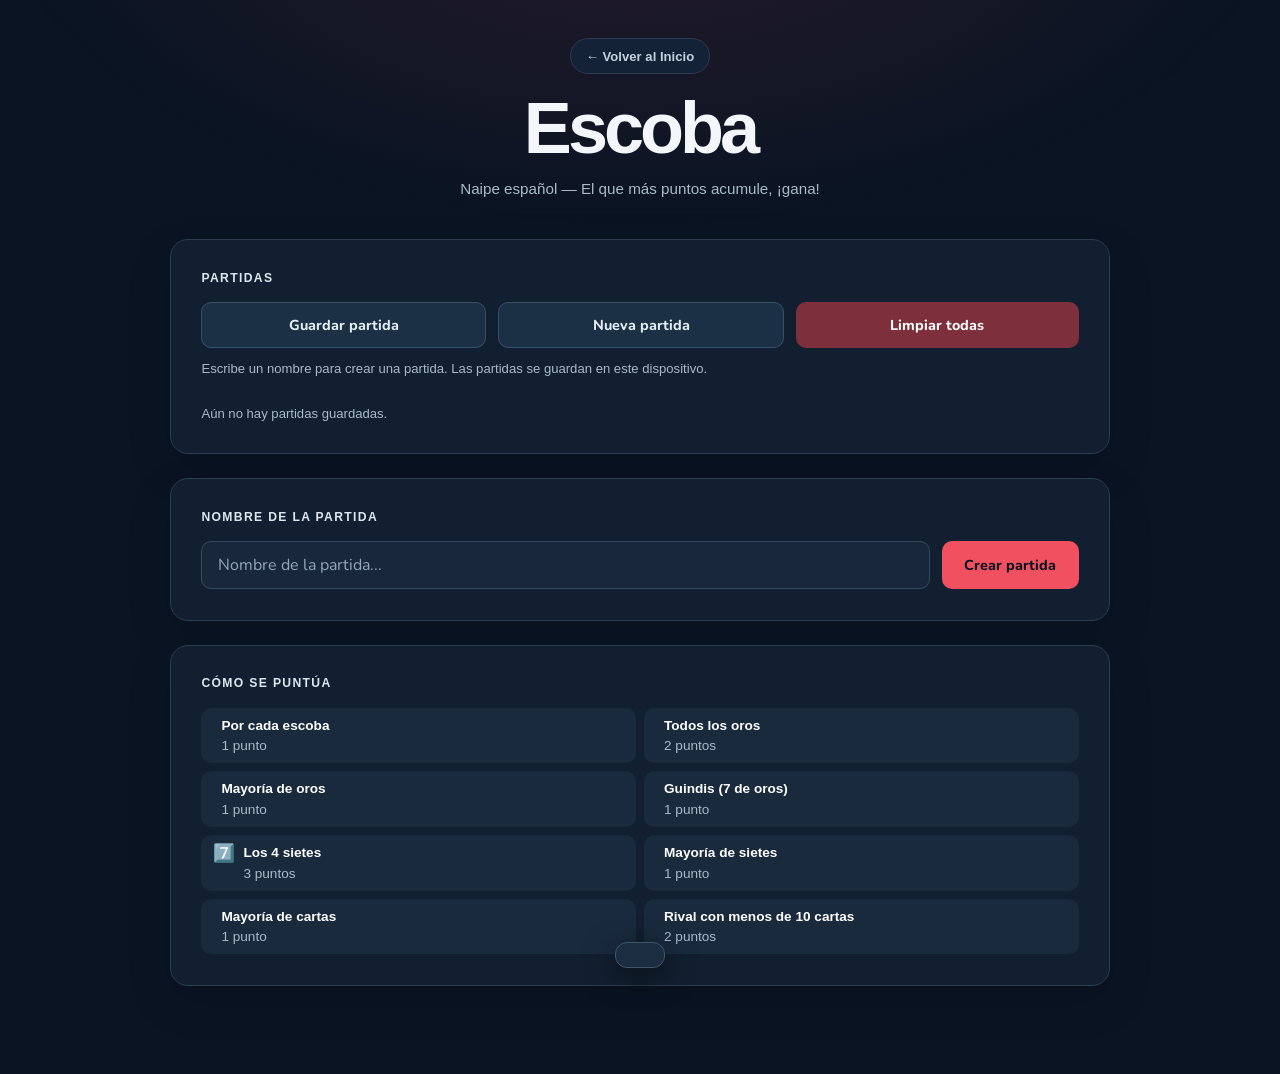
<file: escoba.html>
<!DOCTYPE html>
<html lang="es">
<head>
<meta charset="UTF-8">
<meta name="viewport" content="width=device-width, initial-scale=1.0">
<title>Escoba — Marcador</title>
<link href="https://fonts.googleapis.com/css2?family=Bebas+Neue&family=Nunito:wght@400;600;700;900&display=swap" rel="stylesheet">
<style>
  *, *::before, *::after { box-sizing: border-box; margin: 0; padding: 0; }
  :root {
    --bg: #1a0208;
    --surface: #220308;
    --surface2: #2c0510;
    --accent: #f05060;
    --accent2: #c02080;
    --accent-dim: rgba(240,80,96,0.12);
    --text: #fff;
    --muted: rgba(255,255,255,0.45);
    --border: rgba(240,80,96,0.15);
    --green: #4ade80;
    --red: #f87171;
    --yellow: #fbbf24;
    --gold: #f0c040;
  }
  html,body { min-height:100vh; background:var(--bg); font-family:'Nunito',sans-serif; color:var(--text); overflow-x:hidden; }
  body::before {
    content:''; position:fixed; inset:0; z-index:0; pointer-events:none;
    background: radial-gradient(ellipse 80% 60% at 50% 0%, rgba(240,80,96,0.1) 0%, transparent 65%);
  }

  .app { position:relative; z-index:1; max-width:860px; margin:0 auto; padding:2rem 1.25rem 4rem; }

  .header { text-align:center; margin-bottom:2.5rem; }
  .header-back { display:inline-flex; align-items:center; gap:0.4rem; color:var(--muted); font-size:0.85rem; text-decoration:none; margin-bottom:1rem; transition:color 0.2s; }
  .header-back:hover { color:var(--accent); }
  .header h1 { font-family:'Bebas Neue',sans-serif; font-size:clamp(2.5rem,9vw,5rem); letter-spacing:0.06em; background:linear-gradient(135deg,var(--accent),var(--accent2)); -webkit-background-clip:text; -webkit-text-fill-color:transparent; }
  .header p { color:var(--muted); font-size:0.95rem; margin-top:0.25rem; }

  .phase { display:none; }
  .phase.active { display:block; animation:fadeIn 0.4s ease both; }
  @keyframes fadeIn { from{opacity:0;transform:translateY(16px)} to{opacity:1;transform:translateY(0)} }

  .card { background:var(--surface); border:1px solid var(--border); border-radius:20px; padding:1.75rem; margin-bottom:1.5rem; }
  .card-title { font-size:0.75rem; font-weight:700; letter-spacing:0.15em; text-transform:uppercase; color:var(--accent); margin-bottom:1.25rem; }

  .player-list { display:flex; flex-direction:column; gap:0.6rem; margin-bottom:1.25rem; }
  .player-chip { display:flex; align-items:center; justify-content:space-between; background:var(--accent-dim); border:1px solid var(--border); border-radius:12px; padding:0.65rem 1rem; font-weight:700; }
  .player-chip .remove-btn { background:none; border:none; color:var(--red); cursor:pointer; font-size:1.1rem; line-height:1; padding:0.2rem; border-radius:6px; transition:background 0.2s; }
  .player-chip .remove-btn:hover { background:rgba(248,113,113,0.15); }
  .empty-hint { color:var(--muted); font-size:0.9rem; text-align:center; padding:1rem; }

  .input-row { display:flex; gap:0.75rem; }
  .input-row input { flex:1; background:var(--surface2); border:1px solid var(--border); border-radius:12px; padding:0.75rem 1rem; color:var(--text); font-family:'Nunito',sans-serif; font-size:1rem; outline:none; transition:border-color 0.2s; }
  .input-row input:focus { border-color:var(--accent); }
  .input-row input::placeholder { color:var(--muted); }

  .btn { display:inline-flex; align-items:center; gap:0.4rem; padding:0.75rem 1.4rem; border-radius:12px; border:none; font-family:'Nunito',sans-serif; font-size:0.95rem; font-weight:900; cursor:pointer; transition:opacity 0.2s,transform 0.15s; }
  .btn:hover { opacity:0.85; transform:scale(0.98); }
  .btn:active { transform:scale(0.95); }
  .btn-primary { background:linear-gradient(135deg,var(--accent),var(--accent2)); color:#1a0010; }
  .btn-ghost { background:var(--accent-dim); color:var(--accent); border:1px solid var(--border); }
  .btn-success { background:linear-gradient(135deg,#4ade80,#22c55e); color:#001a06; }
  .btn-danger { background:linear-gradient(135deg,#f87171,#ef4444); color:#1a0000; }
  .btn-full { width:100%; justify-content:center; margin-top:0.5rem; padding:1rem; font-size:1.05rem; }
  .btn:disabled { opacity:0.4; cursor:not-allowed; }
  .session-card { padding:1rem 1.25rem; }
  .session-actions { display:flex; gap:0.75rem; flex-wrap:wrap; }
  .session-actions .btn { flex:1; justify-content:center; min-width:220px; }
  .session-note { color:var(--muted); font-size:0.82rem; margin-top:0.75rem; line-height:1.4; }

  .round-header { display:flex; align-items:center; justify-content:space-between; margin-bottom:1rem; flex-wrap:wrap; gap:0.5rem; }
  .round-badge { font-family:'Bebas Neue',sans-serif; font-size:1.6rem; letter-spacing:0.08em; color:var(--accent); }

  /* Scoring breakdown per player */
  .score-breakdown {
    border:1px solid var(--border); border-radius:14px; padding:1rem; margin-bottom:0.75rem;
    background:rgba(255,255,255,0.02);
  }
  .breakdown-player { font-weight:900; font-size:1rem; margin-bottom:0.75rem; display:flex; align-items:center; gap:0.5rem; }
  .breakdown-grid { display:grid; grid-template-columns:repeat(auto-fit,minmax(130px,1fr)); gap:0.6rem; }
  .mini-field label { display:block; font-size:0.72rem; font-weight:700; color:var(--muted); margin-bottom:0.3rem; text-transform:uppercase; letter-spacing:0.07em; }
  .mini-field input { width:100%; background:var(--surface2); border:1px solid var(--border); border-radius:8px; padding:0.55rem 0.7rem; color:var(--text); font-family:'Nunito',sans-serif; font-size:0.95rem; font-weight:700; outline:none; transition:border-color 0.2s; text-align:center; }
  .mini-field input:focus { border-color:var(--accent); }
  .subtotal { font-size:0.8rem; color:var(--muted); margin-top:0.5rem; }
  .subtotal span { color:var(--accent); font-weight:900; }

  .score-table { width:100%; border-collapse:collapse; font-size:0.95rem; }
  .score-table th { padding:0.6rem 0.8rem; text-align:left; font-size:0.75rem; font-weight:700; letter-spacing:0.12em; text-transform:uppercase; color:var(--accent); border-bottom:1px solid var(--border); }
  .score-table td { padding:0.6rem 0.8rem; border-bottom:1px solid rgba(255,255,255,0.05); }
  .score-table tbody tr:hover { background:rgba(255,255,255,0.03); }
  .total-cell { font-weight:900; color:var(--accent); font-size:1.05rem; }
  .leader-row td { background:rgba(240,80,96,0.06); }
  .inline-total { display:inline-block; font-size:0.78rem; font-weight:900; color:var(--accent); background:rgba(255,255,255,0.08); border-radius:8px; padding:0.1rem 0.4rem; margin-left:0.35rem; vertical-align:middle; }

  .podium { display:flex; flex-direction:column; gap:0.75rem; }
  .podium-item { display:flex; align-items:center; gap:1rem; background:var(--surface); border:1px solid var(--border); border-radius:16px; padding:1rem 1.25rem; }
  .podium-item.place-1 { border-color:rgba(240,80,96,0.5); box-shadow:0 0 30px rgba(240,80,96,0.12); }
  .podium-item.place-2 { border-color:rgba(180,180,200,0.4); }
  .podium-item.place-3 { border-color:rgba(205,127,50,0.4); }
  .place-num { font-family:'Bebas Neue',sans-serif; font-size:2rem; min-width:2.5rem; text-align:center; }
  .place-1 .place-num { color:var(--accent); }
  .place-2 .place-num { color:#b4b4c8; }
  .place-3 .place-num { color:#cd7f32; }
  .place-name { flex:1; font-weight:900; font-size:1.1rem; }
  .place-score { font-size:1.4rem; font-weight:900; color:var(--accent); font-family:'Bebas Neue',sans-serif; }
  .place-medal { font-size:1.8rem; }

  .stats-row { display:grid; grid-template-columns:repeat(auto-fit,minmax(120px,1fr)); gap:0.75rem; margin-top:1.5rem; }
  .stat-box { background:var(--surface2); border:1px solid var(--border); border-radius:14px; padding:1rem; text-align:center; }
  .stat-val { font-family:'Bebas Neue',sans-serif; font-size:2rem; color:var(--accent); }
  .stat-label { font-size:0.75rem; color:var(--muted); text-transform:uppercase; letter-spacing:0.1em; margin-top:0.2rem; }

  /* Scoring info panel */
  .info-grid { display:grid; grid-template-columns:1fr 1fr; gap:0.5rem; }
  .info-item { display:flex; align-items:flex-start; gap:0.5rem; padding:0.5rem 0.75rem; background:rgba(255,255,255,0.03); border-radius:10px; font-size:0.85rem; }
  .info-icon { font-size:1.1rem; flex-shrink:0; }
  .info-text { color:var(--muted); line-height:1.4; }
  .info-text strong { color:#fff; display:block; margin-bottom:0.1rem; }

  .toast { position:fixed; bottom:2rem; left:50%; transform:translateX(-50%) translateY(100px); background:var(--surface); border:1px solid var(--border); border-radius:12px; padding:0.75rem 1.5rem; font-weight:700; color:var(--text); z-index:999; transition:transform 0.3s; box-shadow:0 8px 30px rgba(0,0,0,0.5); }
  .toast.show { transform:translateX(-50%) translateY(0); }

  /* Modal */
  .modal-overlay { position:fixed; inset:0; z-index:200; background:rgba(0,0,0,0.75); backdrop-filter:blur(4px); display:flex; align-items:center; justify-content:center; padding:1.5rem; opacity:0; pointer-events:none; transition:opacity 0.25s; }
  .modal-overlay.open { opacity:1; pointer-events:all; }
  .modal-box { background:var(--surface); border:1px solid var(--border); border-radius:20px; padding:2rem; max-width:480px; width:100%; max-height:85vh; overflow-y:auto; transform:translateY(20px) scale(0.97); transition:transform 0.25s; }
  .modal-overlay.open .modal-box { transform:translateY(0) scale(1); }
  .modal-title { font-family:'Bebas Neue',sans-serif; font-size:1.8rem; letter-spacing:0.06em; color:#fff; margin-bottom:0.5rem; }
  .modal-body { color:var(--muted); font-size:0.95rem; line-height:1.6; margin-bottom:1.5rem; }
  .modal-actions { display:flex; gap:0.75rem; flex-wrap:wrap; }
  .modal-actions .btn { flex:1; justify-content:center; }
  /* Edit-round button */
  .edit-round-btn { background:none; border:none; cursor:pointer; font-size:0.65rem; padding:0.15rem 0.3rem; border-radius:4px; opacity:0.45; transition:opacity 0.2s,background 0.2s; vertical-align:middle; margin-left:0.25rem; color:var(--accent); }
  .edit-round-btn:hover { opacity:1; background:var(--accent-dim); }

  @media(max-width:480px) {
    .input-row { flex-direction:column; }
    .btn-primary { width:100%; justify-content:center; }
    .info-grid { grid-template-columns:1fr; }
    .session-actions .btn { width:100%; }
  }
</style>
<link rel="stylesheet" href="theme.css">
</head>
<body>
<div class="app">
  <div class="header">
    <a class="header-back" href="index.html">← Volver al Inicio</a>
    <h1>Escoba</h1>
    <p>Naipe español — El que más puntos acumule, ¡gana!</p>
  </div>

  <div class="card session-card">
    <div class="card-title">Partidas</div>
    <div class="session-actions">
      <button class="btn btn-ghost" onclick="saveForLater()">Guardar partida</button>
      <button class="btn btn-ghost" onclick="restartGame()">Nueva partida</button>
      <button class="btn btn-danger" onclick="deleteAllSessions()">Limpiar todas</button>
    </div>
    <p class="session-note" id="activeSessionLabel">Escribe un nombre para crear una partida. Las partidas se guardan en este dispositivo.</p>
    <div id="sessionsList" class="sessions-list" aria-live="polite"></div>
  </div>

  <!-- PHASE 1: Setup -->
  <div class="phase active" id="phaseSetup">
    <div class="card" id="nameCard">
      <div class="card-title">Nombre de la partida</div>
      <div class="input-row">
        <input type="text" id="sessionNameInput" placeholder="Nombre de la partida..." maxlength="60" autocomplete="off" aria-label="Nombre de la partida">
        <button class="btn btn-primary" onclick="createNamedGame()">Crear partida</button>
      </div>
    </div>
    <div class="card" id="participantsCard">
      <div class="card-title">Jugadores</div>
      <div class="player-list" id="playerList">
        <p class="empty-hint">Aún no hay jugadores. ¡Agrega al menos 2!</p>
      </div>
      <div class="input-row">
        <input type="text" id="playerNameInput" placeholder="Nombre del jugador..." maxlength="20" autocomplete="off">
        <button class="btn btn-primary" onclick="addPlayer()">+ Agregar</button>
      </div>
    </div>

    <!-- Scoring guide -->
    <div class="card">
      <div class="card-title">Cómo Se Puntúa</div>
      <div class="info-grid">
        <div class="info-item"><div class="info-icon"></div><div class="info-text"><strong>Por cada escoba</strong>1 punto</div></div>
        <div class="info-item"><div class="info-icon"></div><div class="info-text"><strong>Todos los oros</strong>2 puntos</div></div>
        <div class="info-item"><div class="info-icon"></div><div class="info-text"><strong>Mayoría de oros</strong>1 punto</div></div>
        <div class="info-item"><div class="info-icon"></div><div class="info-text"><strong>Guindis (7 de oros)</strong>1 punto</div></div>
        <div class="info-item"><div class="info-icon">7️⃣</div><div class="info-text"><strong>Los 4 sietes</strong>3 puntos</div></div>
        <div class="info-item"><div class="info-icon"></div><div class="info-text"><strong>Mayoría de sietes</strong>1 punto</div></div>
        <div class="info-item"><div class="info-icon"></div><div class="info-text"><strong>Mayoría de cartas</strong>1 punto</div></div>
        <div class="info-item"><div class="info-icon"></div><div class="info-text"><strong>Rival con menos de 10 cartas</strong>2 puntos</div></div>
      </div>
    </div>
    <button class="btn btn-success btn-full" id="startBtn" onclick="startGame()" disabled>Comenzar Juego</button>
  </div>

  <!-- PHASE 2: Game -->
  <div class="phase" id="phaseGame">
    <div class="card" id="roundCard">
      <div class="round-header">
        <div>
          <div class="card-title">Ingresa los Puntos de la Mano</div>
          <div class="round-badge" id="roundLabel">Mano 1</div>
        </div>
      </div>
      <div id="breakdownContainer"></div>
      <div style="display:flex;gap:0.75rem;margin-top:1rem;flex-wrap:wrap;">
        <button class="btn btn-primary" style="flex:1;justify-content:center;" onclick="submitRound()">Confirmar Mano</button>
      </div>
    </div>

    <div class="card">
      <div class="card-title">Marcador Acumulado</div>
      <div style="overflow-x:auto;">
        <table class="score-table" id="scoreTable">
          <thead><tr id="tableHead"></tr></thead>
          <tbody id="tableBody"></tbody>
        </table>
      </div>
    </div>

    <button class="btn btn-danger btn-full" onclick="confirmEndGame()">Finalizar Juego</button>
  </div>

  <!-- PHASE 3: Results -->
  <div class="phase" id="phaseResults">
    <div class="card">
      <div class="card-title">Resultados Finales</div>
      <div class="podium" id="podium"></div>
      <div class="stats-row" id="statsRow"></div>
    </div>
    <div style="display:flex;gap:0.75rem;flex-wrap:wrap;margin-top:0.5rem;">
      <button class="btn btn-ghost" style="flex:1;justify-content:center;" onclick="viewHistory()">Ver Historial</button>
      <button class="btn btn-ghost" style="flex:1;justify-content:center;" onclick="restartGame()">Nueva partida</button>
    </div>
    <div class="card" id="historyCard" style="display:none;margin-top:1.5rem;">
      <div class="card-title">Historial de Manos</div>
      <div style="overflow-x:auto;"><table class="score-table" id="historyTable"></table></div>
    </div>
  </div>
</div>

<div class="modal-overlay" id="modalOverlay">
  <div class="modal-box">
    <div class="modal-title" id="modalTitle"></div>
    <div class="modal-body" id="modalBody"></div>
    <div class="modal-actions">
      <button class="btn btn-ghost" onclick="closeModal()">Cancelar</button>
      <button class="btn btn-danger" id="modalConfirmBtn" onclick="confirmModal()">Confirmar</button>
    </div>
  </div>
</div>
<div class="toast" id="toast"></div>

<script>
function sanitize(str) {
  return String(str).replace(/&/g,'&amp;').replace(/</g,'&lt;').replace(/>/g,'&gt;').replace(/"/g,'&quot;');
}

let players = [];
let roundHistory = []; // {round, scores:{name:total}, breakdown:{name:{escobas,allOros,majorityOros,guindis,fourSevens,majoritySevens,majorityCards,rivalUnder10}}}
let currentRound = 1;
const STORAGE_KEY = 'game_points_escoba_v1';
const SESSIONS_KEY = 'game_points_escoba_sessions_v2';
let sessions = [];
let activeSessionId = null;
let storageReady = true;

const playerNameInput = document.getElementById('playerNameInput');
playerNameInput.addEventListener('keydown', e => { if(e.key==='Enter') addPlayer(); });

function addPlayer() {
  if (!activeSessionId) return showToast('Primero crea una partida con nombre');
  const name = playerNameInput.value.trim();
  if (!name) return showToast('Ingresa un nombre');
  if (players.includes(name)) return showToast('Ese nombre ya existe');
  if (players.length >= 8) return showToast('Máximo 8 jugadores');
  players.push(name);
  playerNameInput.value = '';
  renderPlayerList();
  syncStartButton();
  persistGameState();
}

function removePlayer(i) {
  players.splice(i,1);
  renderPlayerList();
  syncStartButton();
  persistGameState();
}

function renderPlayerList() {
  const list = document.getElementById('playerList');
  if (!players.length) { list.innerHTML = '<p class="empty-hint">Aún no hay jugadores. ¡Agrega al menos 2!</p>'; return; }
  list.innerHTML = players.map((p,i) => `
    <div class="player-chip">
      <span>${sanitize(p)}</span>
      <button class="remove-btn" onclick="removePlayer(${i})">✕</button>
    </div>`).join('');
}

function startGame() {
  if (!activeSessionId) return showToast('Primero crea una partida con nombre');
  if (players.length < 2) return;
  roundHistory = [];
  currentRound = 1;
  showPhase('phaseGame');
  buildTableHead();
  renderBreakdown();
  renderScoreTable();
  persistGameState();
}

function buildTableHead() {
  document.getElementById('tableHead').innerHTML = '<th>Jugador</th>';
}

function updateTableHead() {
  const n = roundHistory.length;
  document.getElementById('tableHead').innerHTML =
    '<th>Jugador</th>' +
    Array.from({length:n},(_,i)=>
      `<th>M${i+1}<button class="edit-round-btn" onclick="editRound(${i})" title="Editar mano ${i+1}">Editar</button></th>`
    ).join('');
}

function renderBreakdown() {
  document.getElementById('roundLabel').textContent = `Mano ${currentRound}`;
  const container = document.getElementById('breakdownContainer');
  container.innerHTML = players.map(p => {
    const safe = p.replace(/\s/g,'_');
    return `
    <div class="score-breakdown">
      <div class="breakdown-player">${sanitize(p)}</div>
      <div class="breakdown-grid">
        <div class="mini-field">
          <label>Escobas</label>
          <input type="number" id="escobas_${safe}" placeholder="0" min="0" inputmode="numeric" pattern="[0-9]*" oninput="updateSubtotal('${safe}')">
        </div>
        <div class="mini-field">
          <label>Todos los Oros</label>
          <select id="allOros_${safe}" onchange="updateSubtotal('${safe}')" style="width:100%;background:var(--surface2);border:1px solid var(--border);border-radius:8px;padding:0.55rem 0.7rem;color:var(--text);font-family:'Nunito',sans-serif;font-size:0.95rem;font-weight:700;outline:none;">
            <option value="0">No</option>
            <option value="2">Sí (+2 pts)</option>
          </select>
        </div>
        <div class="mini-field">
          <label>Mayoría de Oros</label>
          <select id="majorityOros_${safe}" onchange="updateSubtotal('${safe}')" style="width:100%;background:var(--surface2);border:1px solid var(--border);border-radius:8px;padding:0.55rem 0.7rem;color:var(--text);font-family:'Nunito',sans-serif;font-size:0.95rem;font-weight:700;outline:none;">
            <option value="0">No</option>
            <option value="1">Sí (+1 pto)</option>
          </select>
        </div>
        <div class="mini-field">
          <label>Guindis</label>
          <select id="guindis_${safe}" onchange="updateSubtotal('${safe}')" style="width:100%;background:var(--surface2);border:1px solid var(--border);border-radius:8px;padding:0.55rem 0.7rem;color:var(--text);font-family:'Nunito',sans-serif;font-size:0.95rem;font-weight:700;outline:none;">
            <option value="0">No</option>
            <option value="1">Sí (+1 pto)</option>
          </select>
        </div>
        <div class="mini-field">
          <label>Los 4 Sietes</label>
          <select id="fourSevens_${safe}" onchange="updateSubtotal('${safe}')" style="width:100%;background:var(--surface2);border:1px solid var(--border);border-radius:8px;padding:0.55rem 0.7rem;color:var(--text);font-family:'Nunito',sans-serif;font-size:0.95rem;font-weight:700;outline:none;">
            <option value="0">No</option>
            <option value="3">Sí (+3 pts)</option>
          </select>
        </div>
        <div class="mini-field">
          <label>Mayoría de Sietes</label>
          <select id="majoritySevens_${safe}" onchange="updateSubtotal('${safe}')" style="width:100%;background:var(--surface2);border:1px solid var(--border);border-radius:8px;padding:0.55rem 0.7rem;color:var(--text);font-family:'Nunito',sans-serif;font-size:0.95rem;font-weight:700;outline:none;">
            <option value="0">No</option>
            <option value="1">Sí (+1 pto)</option>
          </select>
        </div>
        <div class="mini-field">
          <label>Mayoría de Cartas</label>
          <select id="majorityCards_${safe}" onchange="updateSubtotal('${safe}')" style="width:100%;background:var(--surface2);border:1px solid var(--border);border-radius:8px;padding:0.55rem 0.7rem;color:var(--text);font-family:'Nunito',sans-serif;font-size:0.95rem;font-weight:700;outline:none;">
            <option value="0">No</option>
            <option value="1">Sí (+1 pto)</option>
          </select>
        </div>
        <div class="mini-field">
          <label>Rival &lt; 10 Cartas</label>
          <select id="rivalUnder10_${safe}" onchange="updateSubtotal('${safe}')" style="width:100%;background:var(--surface2);border:1px solid var(--border);border-radius:8px;padding:0.55rem 0.7rem;color:var(--text);font-family:'Nunito',sans-serif;font-size:0.95rem;font-weight:700;outline:none;">
            <option value="0">No</option>
            <option value="2">Sí (+2 pts)</option>
          </select>
        </div>
      </div>
      <div class="subtotal" id="sub_${safe}">Subtotal: <span>0</span> puntos</div>
    </div>`;
  }).join('');
}

function getVal(id) {
  const el = document.getElementById(id);
  if (!el) return 0;
  return parseInt(el.value)||0;
}

function updateSubtotal(safe) {
  const escobas = getVal(`escobas_${safe}`);
  const total = escobas
    + getVal(`allOros_${safe}`)
    + getVal(`majorityOros_${safe}`)
    + getVal(`guindis_${safe}`)
    + getVal(`fourSevens_${safe}`)
    + getVal(`majoritySevens_${safe}`)
    + getVal(`majorityCards_${safe}`)
    + getVal(`rivalUnder10_${safe}`);
  const sub = document.getElementById(`sub_${safe}`);
  if (sub) sub.querySelector('span').textContent = total;
}

function submitRound() {
  const scores = {};
  const breakdown = {};
  for (const p of players) {
    const safe = p.replace(/\s/g,'_');
    const escobas = getVal(`escobas_${safe}`);
    const allOros = getVal(`allOros_${safe}`);
    const majorityOros = getVal(`majorityOros_${safe}`);
    const guindis = getVal(`guindis_${safe}`);
    const fourSevens = getVal(`fourSevens_${safe}`);
    const majoritySevens = getVal(`majoritySevens_${safe}`);
    const majorityCards = getVal(`majorityCards_${safe}`);
    const rivalUnder10 = getVal(`rivalUnder10_${safe}`);
    scores[p] = escobas + allOros + majorityOros + guindis + fourSevens + majoritySevens + majorityCards + rivalUnder10;
    breakdown[p] = {escobas, allOros, majorityOros, guindis, fourSevens, majoritySevens, majorityCards, rivalUnder10};
  }
  roundHistory.push({ round: currentRound, scores, breakdown });
  currentRound++;
  updateTableHead();
  renderScoreTable();
  renderBreakdown();
  persistGameState();
  showToast(`Mano ${currentRound-1} registrada`);
}

function getTotals() {
  const totals = {};
  players.forEach(p => totals[p] = 0);
  roundHistory.forEach(r => players.forEach(p => totals[p] += (r.scores[p]||0)));
  return totals;
}

function renderScoreTable() {
  updateTableHead();
  const totals = getTotals();
  const maxTotal = Math.max(...Object.values(totals));
  const body = document.getElementById('tableBody');
  // Sort players by total descending (leader on top)
  const sorted = [...players].sort((a,b) => totals[b] - totals[a]);
  body.innerHTML = sorted.map(p => {
    const isLeader = totals[p] === maxTotal && roundHistory.length > 0;
    const cells = roundHistory.map(r => `<td>${r.scores[p]??0}</td>`).join('');
    return `<tr class="${isLeader?'leader-row':''}">
      <td style="font-weight:700">${isLeader?'':''}${sanitize(p)}<span class="inline-total">${totals[p]}</span></td>
      ${cells}
    </tr>`;
  }).join('');
}

function confirmEndGame() {
  if (roundHistory.length === 0) return showToast('Juega al menos una mano antes de finalizar');
  showModal(
    'Finalizar Juego',
    '¿Estás seguro que quieres finalizar y ver los resultados finales?',
    'Finalizar', 'btn-danger',
    () => endGame()
  );
}

function endGame(shouldScroll = true) {
  const totals = getTotals();
  const sorted = [...players].sort((a,b) => totals[b]-totals[a]);
  document.getElementById('podium').innerHTML = sorted.map((p,i) => `
    <div class="podium-item place-${Math.min(i+1,4)}" style="animation:fadeIn ${0.1+i*0.15}s ease both">
      <div class="place-num">${i+1}°</div>
      <div class="place-name">${sanitize(p)}</div>
      <div class="place-score">${totals[p]} pts</div>

    </div>`).join('');

  // Count total escobas
  let totalEscobas = 0;
  roundHistory.forEach(r => players.forEach(p => totalEscobas += (r.breakdown[p]?.escobas||0)));

  document.getElementById('statsRow').innerHTML = `
    <div class="stat-box"><div class="stat-val">${roundHistory.length}</div><div class="stat-label">Manos</div></div>
    <div class="stat-box"><div class="stat-val">${players.length}</div><div class="stat-label">Jugadores</div></div>
    <div class="stat-box"><div class="stat-val">${totalEscobas}</div><div class="stat-label">Escobas Totales</div></div>
    <div class="stat-box"><div class="stat-val">${totals[sorted[0]]}</div><div class="stat-label">Puntaje Líder</div></div>`;

  showPhase('phaseResults', shouldScroll);
  document.getElementById('historyCard').style.display = 'none';
  persistGameState();
}

function viewHistory() {
  const card = document.getElementById('historyCard');
  if (card.style.display === 'none') {
    buildHistoryTable();
    card.style.display = 'block';
    card.scrollIntoView({behavior:'smooth'});
  } else { card.style.display = 'none'; }
}

function buildHistoryTable() {
  const table = document.getElementById('historyTable');
  const totals = getTotals();
  table.innerHTML = `<thead><tr><th>Mano</th>${players.map(p=>`<th>${sanitize(p)}</th>`).join('')}</tr></thead>
    <tbody>${roundHistory.map(r=>`<tr><td style="font-weight:700">Mano ${r.round}</td>${players.map(p=>`<td>${r.scores[p]??0}</td>`).join('')}</tr>`).join('')}
    <tr style="background:rgba(240,80,96,0.06)"><td style="font-weight:900;color:var(--accent)">TOTAL</td>${players.map(p=>`<td class="total-cell">${totals[p]}</td>`).join('')}</tr>
    </tbody>`;
}

function resetToNewGame() {
  activeSessionId = null;
  players = []; roundHistory = []; currentRound = 1;
  playerNameInput.value = '';
  document.getElementById('sessionNameInput').value = '';
  renderPlayerList();
  syncStartButton();
  showPhase('phaseSetup');
  renderSessions();
}

function restartGame() {
  showModal('Nueva partida', 'La partida actual quedará guardada. Podrás retomarla desde la lista.', 'Nueva partida', 'btn-primary', () => {
    if (activeSessionId && !persistGameState({ includeDraft: true })) return showToast('No se pudo guardar la partida actual');
    resetToNewGame();
  });
}

function showPhase(id, shouldScroll = true) {
  document.querySelectorAll('.phase').forEach(p => p.classList.remove('active'));
  document.getElementById(id).classList.add('active');
  if (shouldScroll) window.scrollTo({top:0, behavior:'smooth'});
}

function showToast(msg) {
  const t = document.getElementById('toast');
  t.textContent = msg; t.classList.add('show');
  setTimeout(() => t.classList.remove('show'), 2500);
}

function syncStartButton() {
  document.getElementById('startBtn').disabled = !activeSessionId || players.length < 2;
}

function getActivePhaseId() {
  return document.querySelector('.phase.active')?.id || 'phaseSetup';
}

function captureDraftBreakdown() {
  if (getActivePhaseId() !== 'phaseGame') return null;
  const draftBreakdown = {};
  for (const p of players) {
    const safe = p.replace(/\s/g,'_');
    draftBreakdown[p] = {
      escobas: document.getElementById(`escobas_${safe}`)?.value ?? '0',
      allOros: document.getElementById(`allOros_${safe}`)?.value ?? '0',
      majorityOros: document.getElementById(`majorityOros_${safe}`)?.value ?? '0',
      guindis: document.getElementById(`guindis_${safe}`)?.value ?? '0',
      fourSevens: document.getElementById(`fourSevens_${safe}`)?.value ?? '0',
      majoritySevens: document.getElementById(`majoritySevens_${safe}`)?.value ?? '0',
      majorityCards: document.getElementById(`majorityCards_${safe}`)?.value ?? '0',
      rivalUnder10: document.getElementById(`rivalUnder10_${safe}`)?.value ?? '0',
    };
  }
  return draftBreakdown;
}

function applyDraftBreakdown(draftBreakdown) {
  if (!draftBreakdown) return;
  for (const p of players) {
    const safe = p.replace(/\s/g,'_');
    const saved = draftBreakdown[p];
    if (!saved) continue;
    const fields = ['escobas', 'allOros', 'majorityOros', 'guindis', 'fourSevens', 'majoritySevens', 'majorityCards', 'rivalUnder10'];
    fields.forEach(field => {
      const input = document.getElementById(`${field}_${safe}`);
      if (input && saved[field] !== undefined) input.value = saved[field];
    });
    updateSubtotal(safe);
  }
}

function writeSessions() {
  if (!storageReady) return false;
  try {
    localStorage.setItem(SESSIONS_KEY, JSON.stringify({ version: 2, activeId: activeSessionId, games: sessions }));
    return true;
  } catch (error) {
    console.error('No se pudieron guardar las partidas de Escoba', error);
    showToast('No se pudo guardar. Revisa el espacio disponible en este dispositivo.');
    return false;
  }
}

function persistGameState({ includeDraft = false } = {}) {
  const session = sessions.find(item => item.id === activeSessionId);
  if (!session || !storageReady) return false;
  const previous = session.state;
  session.state = {
    players, roundHistory, currentRound,
    phase: getActivePhaseId(),
    draftBreakdown: includeDraft ? captureDraftBreakdown() : null,
  };
  if (!writeSessions()) { session.state = previous; return false; }
  renderSessions();
  return true;
}

function saveForLater() {
  if (!activeSessionId) return showToast('Primero crea una partida con nombre');
  if (persistGameState({ includeDraft: true })) showToast('Partida guardada en este dispositivo');
}

function renderSessions() {
  const current = sessions.find(item => item.id === activeSessionId);
  document.getElementById('activeSessionLabel').textContent = current
    ? `Partida actual: ${current.name}. Se guarda en este dispositivo.`
    : 'Escribe un nombre para crear una partida. Las partidas se guardan en este dispositivo.';
  document.getElementById('nameCard').style.display = current ? 'none' : '';
  document.getElementById('participantsCard').style.display = current ? '' : 'none';
  document.getElementById('startBtn').style.display = current ? '' : 'none';
  document.getElementById('sessionsList').innerHTML = sessions.length ? sessions.map(item => {
    const date = item.startedAt ? new Date(item.startedAt) : null;
    const dateLabel = !date || Number.isNaN(date.getTime()) ? 'Fecha no disponible' : date.toLocaleDateString('es-CL', { day:'numeric', month:'long', year:'numeric' });
    const names = Array.isArray(item.state?.players) ? item.state.players.join(', ') : '';
    const finished = item.state?.phase === 'phaseResults';
    return `<div class="session-entry ${item.id === activeSessionId ? 'is-active' : ''}">
      <div class="session-entry-info"><strong>${sanitize(item.name)}</strong><span>${sanitize(dateLabel)} · ${sanitize(names || 'Sin participantes')} · ${finished ? 'Finalizada' : 'En curso'}</span></div>
      <div class="session-entry-actions"><button class="btn btn-ghost" onclick="openSession('${item.id}')">${item.id === activeSessionId ? 'Ver' : 'Retomar'}</button><button class="btn btn-danger" aria-label="Borrar partida ${sanitize(item.name)}" title="Borrar partida" onclick="deleteSession('${item.id}')"><svg viewBox="0 0 24 24" width="18" height="18" fill="none" stroke="currentColor" stroke-width="1.8" stroke-linecap="round" stroke-linejoin="round" aria-hidden="true"><path d="M4 7h16M10 11v7m4-7v7M6 7l1 14h10l1-14M9 7V4h6v3"/></svg></button></div>
    </div>`;
  }).join('') : '<p class="session-note">Aún no hay partidas guardadas.</p>';
}

function createNamedGame() {
  const input = document.getElementById('sessionNameInput');
  const name = input.value.trim();
  if (!name) return showToast('Ingresa el nombre de la partida');
  if (!storageReady) return showToast('No se puede acceder a las partidas guardadas');
  if (activeSessionId && !persistGameState({ includeDraft: true })) return;
  const previousId = activeSessionId;
  const item = { id: (globalThis.crypto?.randomUUID?.() || `${Date.now()}-${Math.random().toString(36).slice(2)}`), name, startedAt: new Date().toISOString(), state: { players: [], roundHistory: [], phase: 'phaseSetup' } };
  sessions.push(item);
  activeSessionId = item.id;
  if (!writeSessions()) { sessions.pop(); activeSessionId = previousId; return; }
  players = []; roundHistory = []; currentRound = 1;
  playerNameInput.value = '';
  input.value = '';
  renderPlayerList();
  syncStartButton();
  showPhase('phaseSetup');
  renderSessions();
  playerNameInput.focus();
}

function openSession(id) {
  if (!sessions.some(item => item.id === id)) return;
  if (activeSessionId === id) return;
  if (activeSessionId && !persistGameState({ includeDraft: true })) return;
  const previousId = activeSessionId;
  activeSessionId = id;
  if (!writeSessions()) { activeSessionId = previousId; return; }
  applySavedState(sessions.find(item => item.id === id).state);
  renderSessions();
}

function deleteSession(id) {
  const item = sessions.find(entry => entry.id === id);
  if (!item) return;
  showModal('Borrar partida', `¿Borrar la partida «${sanitize(item.name)}»? Esta acción no se puede deshacer.`, 'Borrar', 'btn-danger', () => {
    const previous = sessions;
    const previousId = activeSessionId;
    sessions = sessions.filter(entry => entry.id !== id);
    if (activeSessionId === id) activeSessionId = null;
    if (!writeSessions()) { sessions = previous; activeSessionId = previousId; return; }
    if (previousId === id) resetToNewGame();
    renderSessions();
  });
}

function deleteAllSessions() {
  if (!sessions.length) return showToast('No hay partidas para borrar');
  showModal('Limpiar todas las partidas', '¿Borrar todas las partidas de este juego? Esta acción no se puede deshacer.', 'Borrar todas', 'btn-danger', () => {
    const previous = sessions;
    const previousId = activeSessionId;
    sessions = [];
    activeSessionId = null;
    if (!writeSessions()) { sessions = previous; activeSessionId = previousId; return; }
    resetToNewGame();
  });
}

function applySavedState(savedState) {
  if (!savedState || !Array.isArray(savedState.players)) return;
  players = savedState.players;
  roundHistory = Array.isArray(savedState.roundHistory) ? savedState.roundHistory : [];
  currentRound = Number.isInteger(savedState.currentRound) && savedState.currentRound > 0 ? savedState.currentRound : 1;
  renderPlayerList();
  syncStartButton();
  if (savedState.phase === 'phaseResults' && roundHistory.length) {
    endGame(false);
    return;
  }
  if (savedState.phase === 'phaseGame' && players.length >= 2) {
    buildTableHead();
    renderBreakdown();
    renderScoreTable();
    showPhase('phaseGame', false);
    applyDraftBreakdown(savedState.draftBreakdown);
    return;
  }
  showPhase('phaseSetup', false);
}

function restoreSavedGame() {
  renderPlayerList();
  syncStartButton();
  let collection;
  try {
    const raw = localStorage.getItem(SESSIONS_KEY);
    if (raw !== null) {
      collection = JSON.parse(raw);
      if (collection?.version !== 2 || !Array.isArray(collection.games)) throw new Error('Formato de partidas no reconocido');
      if (!collection.games.every(item => item && typeof item.id === 'string' && /^[a-zA-Z0-9-]+$/.test(item.id) && typeof item.name === 'string' && item.state && Array.isArray(item.state.players))) throw new Error('Partida guardada no reconocida');
      sessions = collection.games;
      activeSessionId = sessions.some(item => item.id === collection.activeId) ? collection.activeId : null;
    } else {
      const oldRaw = localStorage.getItem(STORAGE_KEY);
      if (oldRaw !== null) {
        const old = JSON.parse(oldRaw);
        if (old && Array.isArray(old.players)) {
          const item = { id: (globalThis.crypto?.randomUUID?.() || `${Date.now()}-${Math.random().toString(36).slice(2)}`), name: 'Partida anterior', startedAt: null, state: old };
          sessions = [item];
          activeSessionId = item.id;
          if (writeSessions()) localStorage.removeItem(STORAGE_KEY);
          else { storageReady = false; sessions = []; activeSessionId = null; }
        } else throw new Error('Partida anterior no reconocida');
      }
    }
  } catch (error) {
    console.error('No se pudieron leer las partidas de Escoba', error);
    storageReady = false;
    showToast('No se pudieron leer las partidas guardadas. No se sobrescribirán.');
  }
  if (activeSessionId) applySavedState(sessions.find(item => item.id === activeSessionId).state);
  renderSessions();
}

restoreSavedGame();

/* ── Modal ─────────────────────────────────────── */
let _modalCb = null;
function showModal(title, bodyHtml, confirmLabel, confirmClass, onConfirm) {
  document.getElementById('modalTitle').textContent = title;
  document.getElementById('modalBody').innerHTML = bodyHtml;
  const btn = document.getElementById('modalConfirmBtn');
  btn.textContent = confirmLabel;
  btn.className = `btn ${confirmClass}`;
  _modalCb = onConfirm;
  document.getElementById('modalOverlay').classList.add('open');
}
function closeModal() {
  document.getElementById('modalOverlay').classList.remove('open');
  _modalCb = null;
}
function confirmModal() {
  if (_modalCb) _modalCb();
  closeModal();
}
document.getElementById('modalOverlay').addEventListener('click', e => {
  if (e.target.id === 'modalOverlay') closeModal();
});

/* ── Edit Round ─────────────────────────────────── */
function editRound(roundIdx) {
  const r = roundHistory[roundIdx];
  if (!r) return;
  const iStyle = `width:80px;background:var(--surface2);border:1px solid var(--border);border-radius:8px;padding:0.4rem 0.5rem;color:var(--text);font-family:'Nunito',sans-serif;font-size:0.9rem;font-weight:700;text-align:center;outline:none;`;
  const sStyle = `width:100%;background:var(--surface2);border:1px solid var(--border);border-radius:8px;padding:0.4rem 0.5rem;color:var(--text);font-family:'Nunito',sans-serif;font-size:0.9rem;font-weight:700;outline:none;`;
  const mkSel = (id, val, opts) =>
    `<select id="${id}" style="${sStyle}">${opts.map(([v,l])=>`<option value="${v}"${v==val?'selected':''}>${l}</option>`).join('')}</select>`;
  const formHtml = players.map(p => {
    const safe = p.replace(/\W/g,'_');
    const bd = r.breakdown[p] || {};
    return `<div style="margin-bottom:1rem;padding:0.75rem;background:rgba(255,255,255,0.03);border-radius:12px;">
      <div style="font-weight:900;margin-bottom:0.6rem;">${sanitize(p)}</div>
      <div style="display:grid;grid-template-columns:repeat(auto-fit,minmax(140px,1fr));gap:0.5rem;">
        <div><div style="font-size:0.7rem;color:var(--muted);margin-bottom:0.25rem;">Escobas</div><input type="number" id="ed_escobas_${safe}" value="${bd.escobas||0}" min="0" style="${iStyle}"></div>
        <div><div style="font-size:0.7rem;color:var(--muted);margin-bottom:0.25rem;">Todos los Oros</div>${mkSel(`ed_allOros_${safe}`,bd.allOros||0,[[0,'No'],[2,'Sí (+2)']])}</div>
        <div><div style="font-size:0.7rem;color:var(--muted);margin-bottom:0.25rem;">Mayoría Oros</div>${mkSel(`ed_majOros_${safe}`,bd.majorityOros||0,[[0,'No'],[1,'Sí (+1)']])}</div>
        <div><div style="font-size:0.7rem;color:var(--muted);margin-bottom:0.25rem;">Guindis</div>${mkSel(`ed_guindis_${safe}`,bd.guindis||0,[[0,'No'],[1,'Sí (+1)']])}</div>
        <div><div style="font-size:0.7rem;color:var(--muted);margin-bottom:0.25rem;">Los 4 Sietes</div>${mkSel(`ed_4sev_${safe}`,bd.fourSevens||0,[[0,'No'],[3,'Sí (+3)']])}</div>
        <div><div style="font-size:0.7rem;color:var(--muted);margin-bottom:0.25rem;">Mayoría Sietes</div>${mkSel(`ed_majSev_${safe}`,bd.majoritySevens||0,[[0,'No'],[1,'Sí (+1)']])}</div>
        <div><div style="font-size:0.7rem;color:var(--muted);margin-bottom:0.25rem;">Mayoría Cartas</div>${mkSel(`ed_majCards_${safe}`,bd.majorityCards||0,[[0,'No'],[1,'Sí (+1)']])}</div>
        <div><div style="font-size:0.7rem;color:var(--muted);margin-bottom:0.25rem;">Rival &lt;10</div>${mkSel(`ed_rival_${safe}`,bd.rivalUnder10||0,[[0,'No'],[2,'Sí (+2)']])}</div>
      </div>
    </div>`;
  }).join('');
  showModal(
    `Editar Mano ${roundIdx+1}`, formHtml, 'Guardar', 'btn-success',
    () => {
      players.forEach(p => {
        const safe = p.replace(/\W/g,'_');
        const g = id => parseInt(document.getElementById(id)?.value)||0;
        const escobas      = g(`ed_escobas_${safe}`);
        const allOros      = g(`ed_allOros_${safe}`);
        const majorityOros = g(`ed_majOros_${safe}`);
        const guindis      = g(`ed_guindis_${safe}`);
        const fourSevens   = g(`ed_4sev_${safe}`);
        const majoritySevens = g(`ed_majSev_${safe}`);
        const majorityCards  = g(`ed_majCards_${safe}`);
        const rivalUnder10   = g(`ed_rival_${safe}`);
        r.breakdown[p] = {escobas,allOros,majorityOros,guindis,fourSevens,majoritySevens,majorityCards,rivalUnder10};
        r.scores[p] = escobas+allOros+majorityOros+guindis+fourSevens+majoritySevens+majorityCards+rivalUnder10;
      });
      updateTableHead();
      renderScoreTable();
      persistGameState();
      showToast(`Mano ${roundIdx+1} actualizada`);
    }
  );
}
</script>
</body>
</html>
</file>
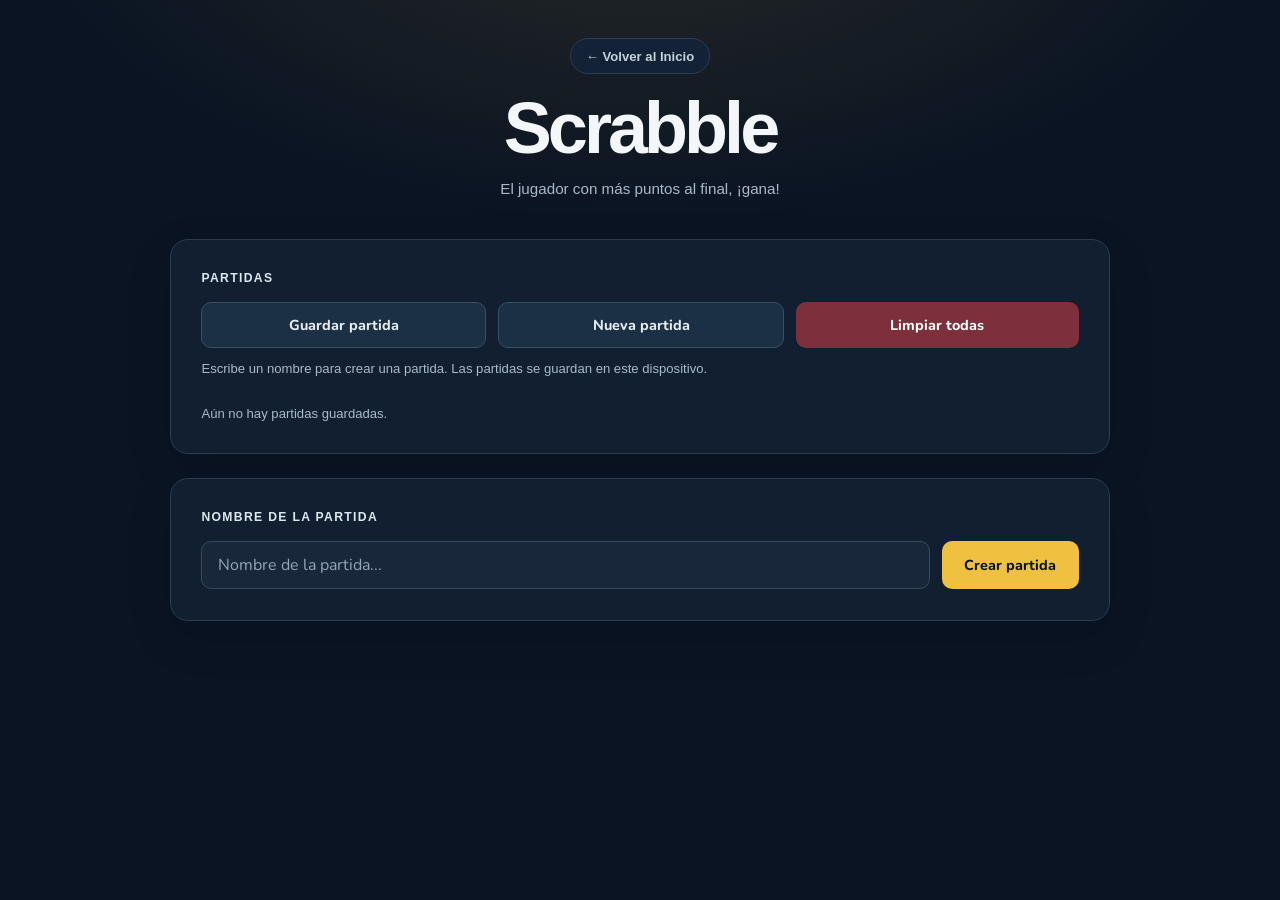
<file: scrabble.html>
<!DOCTYPE html>
<html lang="es">
<head>
<meta charset="UTF-8">
<meta name="viewport" content="width=device-width, initial-scale=1.0">
<title>Scrabble — Marcador</title>
<link href="https://fonts.googleapis.com/css2?family=Bebas+Neue&family=Nunito:wght@400;600;700;900&display=swap" rel="stylesheet">
<style>
  *, *::before, *::after { box-sizing: border-box; margin: 0; padding: 0; }
  :root {
    --bg: #0f0c02;
    --surface: #1a1505;
    --surface2: #221c07;
    --accent: #f0c040;
    --accent2: #e87a20;
    --accent-dim: rgba(240,192,64,0.15);
    --text: #fff;
    --muted: rgba(255,255,255,0.45);
    --border: rgba(240,192,64,0.15);
    --green: #4ade80;
    --red: #f87171;
    --yellow: #fbbf24;
  }
  html,body { min-height:100vh; background:var(--bg); font-family:'Nunito',sans-serif; color:var(--text); overflow-x:hidden; }
  body::before {
    content:''; position:fixed; inset:0; z-index:0; pointer-events:none;
    background: radial-gradient(ellipse 80% 60% at 50% 0%, rgba(240,192,64,0.1) 0%, transparent 65%);
  }

  .app { position:relative; z-index:1; max-width:860px; margin:0 auto; padding:2rem 1.25rem 4rem; }

  /* Header */
  .header { text-align:center; margin-bottom:2.5rem; }
  .header-back { display:inline-flex; align-items:center; gap:0.4rem; color:var(--muted); font-size:0.85rem; text-decoration:none; margin-bottom:1rem; transition:color 0.2s; }
  .header-back:hover { color:var(--accent); }
  .header h1 { font-family:'Bebas Neue',sans-serif; font-size:clamp(2.5rem,9vw,5rem); letter-spacing:0.06em; background:linear-gradient(135deg,var(--accent),var(--accent2)); -webkit-background-clip:text; -webkit-text-fill-color:transparent; }
  .header p { color:var(--muted); font-size:0.95rem; margin-top:0.25rem; }

  /* Phase containers */
  .phase { display:none; }
  .phase.active { display:block; animation:fadeIn 0.4s ease both; }
  @keyframes fadeIn { from{opacity:0;transform:translateY(16px)} to{opacity:1;transform:translateY(0)} }

  /* Section boxes */
  .card {
    background:var(--surface); border:1px solid var(--border); border-radius:20px;
    padding:1.75rem; margin-bottom:1.5rem;
  }
  .card-title { font-size:0.75rem; font-weight:700; letter-spacing:0.15em; text-transform:uppercase; color:var(--accent); margin-bottom:1.25rem; }

  /* Player list */
  .player-list { display:flex; flex-direction:column; gap:0.6rem; margin-bottom:1.25rem; }
  .player-chip {
    display:flex; align-items:center; justify-content:space-between;
    background:var(--accent-dim); border:1px solid var(--border); border-radius:12px;
    padding:0.65rem 1rem; font-weight:700;
  }
  .player-chip .remove-btn { background:none; border:none; color:var(--red); cursor:pointer; font-size:1.1rem; line-height:1; padding:0.2rem; border-radius:6px; transition:background 0.2s; }
  .player-chip .remove-btn:hover { background:rgba(248,113,113,0.15); }
  .empty-hint { color:var(--muted); font-size:0.9rem; text-align:center; padding:1rem; }

  /* Add player form */
  .input-row { display:flex; gap:0.75rem; }
  .input-row input {
    flex:1; background:var(--surface2); border:1px solid var(--border); border-radius:12px;
    padding:0.75rem 1rem; color:var(--text); font-family:'Nunito',sans-serif; font-size:1rem;
    outline:none; transition:border-color 0.2s;
  }
  .input-row input:focus { border-color:var(--accent); }
  .input-row input::placeholder { color:var(--muted); }

  /* Buttons */
  .btn { display:inline-flex; align-items:center; gap:0.4rem; padding:0.75rem 1.4rem; border-radius:12px; border:none; font-family:'Nunito',sans-serif; font-size:0.95rem; font-weight:900; cursor:pointer; transition:opacity 0.2s,transform 0.15s; }
  .btn:hover { opacity:0.85; transform:scale(0.98); }
  .btn:active { transform:scale(0.95); }
  .btn-primary { background:linear-gradient(135deg,var(--accent),var(--accent2)); color:#1a1000; }
  .btn-ghost { background:var(--accent-dim); color:var(--accent); border:1px solid var(--border); }
  .btn-success { background:linear-gradient(135deg,#4ade80,#22c55e); color:#001a06; }
  .btn-danger { background:linear-gradient(135deg,#f87171,#ef4444); color:#1a0000; }
  .btn-full { width:100%; justify-content:center; margin-top:0.5rem; padding:1rem; font-size:1.05rem; }
  .btn:disabled { opacity:0.4; cursor:not-allowed; }
  .session-card { padding:1rem 1.25rem; }
  .session-actions { display:flex; gap:0.75rem; flex-wrap:wrap; }
  .session-actions .btn { flex:1; justify-content:center; min-width:220px; }
  .session-note { color:var(--muted); font-size:0.82rem; margin-top:0.75rem; line-height:1.4; }

  /* Round score input */
  .round-header { display:flex; align-items:center; justify-content:space-between; margin-bottom:0.5rem; flex-wrap:wrap; gap:0.5rem; }
  .round-badge { font-family:'Bebas Neue',sans-serif; font-size:1.4rem; letter-spacing:0.08em; color:var(--accent); }
  .score-grid { display:grid; grid-template-columns:repeat(auto-fit,minmax(160px,1fr)); gap:0.75rem; }
  .score-field label { display:block; font-size:0.8rem; font-weight:700; color:var(--muted); margin-bottom:0.4rem; text-transform:uppercase; letter-spacing:0.08em; }
  .score-field input {
    width:100%; background:var(--surface2); border:1px solid var(--border); border-radius:10px;
    padding:0.7rem 0.9rem; color:var(--text); font-family:'Nunito',sans-serif; font-size:1.1rem; font-weight:700;
    outline:none; transition:border-color 0.2s; text-align:center;
  }
  .score-field input:focus { border-color:var(--accent); }

  /* Scoreboard table */
  .score-table { width:100%; border-collapse:collapse; font-size:0.95rem; }
  .score-table th { padding:0.6rem 0.8rem; text-align:left; font-size:0.75rem; font-weight:700; letter-spacing:0.12em; text-transform:uppercase; color:var(--accent); border-bottom:1px solid var(--border); }
  .score-table td { padding:0.6rem 0.8rem; border-bottom:1px solid rgba(255,255,255,0.05); }
  .score-table tbody tr:hover { background:rgba(255,255,255,0.03); }
  .total-cell { font-weight:900; color:var(--accent); font-size:1.05rem; }
  .leader-row td { background:rgba(240,192,64,0.06); }
  .inline-total { display:inline-block; font-size:0.78rem; font-weight:900; color:var(--accent); background:rgba(255,255,255,0.08); border-radius:8px; padding:0.1rem 0.4rem; margin-left:0.35rem; vertical-align:middle; }

  /* Results */
  .podium { display:flex; flex-direction:column; gap:0.75rem; }
  .podium-item {
    display:flex; align-items:center; gap:1rem;
    background:var(--surface); border:1px solid var(--border); border-radius:16px; padding:1rem 1.25rem;
    transition:box-shadow 0.3s;
  }
  .podium-item.place-1 { border-color:rgba(240,192,64,0.5); box-shadow:0 0 30px rgba(240,192,64,0.12); }
  .podium-item.place-2 { border-color:rgba(180,180,200,0.4); }
  .podium-item.place-3 { border-color:rgba(205,127,50,0.4); }
  .place-num { font-family:'Bebas Neue',sans-serif; font-size:2rem; min-width:2.5rem; text-align:center; }
  .place-1 .place-num { color:#f0c040; }
  .place-2 .place-num { color:#b4b4c8; }
  .place-3 .place-num { color:#cd7f32; }
  .place-name { flex:1; font-weight:900; font-size:1.1rem; }
  .place-score { font-size:1.4rem; font-weight:900; color:var(--accent); font-family:'Bebas Neue',sans-serif; }
  .place-medal { font-size:1.8rem; }

  .stats-row { display:grid; grid-template-columns:repeat(auto-fit,minmax(120px,1fr)); gap:0.75rem; margin-top:1.5rem; }
  .stat-box { background:var(--surface2); border:1px solid var(--border); border-radius:14px; padding:1rem; text-align:center; }
  .stat-val { font-family:'Bebas Neue',sans-serif; font-size:2rem; color:var(--accent); }
  .stat-label { font-size:0.75rem; color:var(--muted); text-transform:uppercase; letter-spacing:0.1em; margin-top:0.2rem; }

  /* Toast */
  .toast { position:fixed; bottom:2rem; left:50%; transform:translateX(-50%) translateY(100px); background:var(--surface); border:1px solid var(--border); border-radius:12px; padding:0.75rem 1.5rem; font-weight:700; color:var(--text); z-index:999; transition:transform 0.3s; box-shadow:0 8px 30px rgba(0,0,0,0.5); }
  .toast.show { transform:translateX(-50%) translateY(0); }

  /* Modal */
  .modal-overlay { position:fixed; inset:0; z-index:200; background:rgba(0,0,0,0.75); backdrop-filter:blur(4px); display:flex; align-items:center; justify-content:center; padding:1.5rem; opacity:0; pointer-events:none; transition:opacity 0.25s; }
  .modal-overlay.open { opacity:1; pointer-events:all; }
  .modal-box { background:var(--surface); border:1px solid var(--border); border-radius:20px; padding:2rem; max-width:440px; width:100%; max-height:85vh; overflow-y:auto; transform:translateY(20px) scale(0.97); transition:transform 0.25s; }
  .modal-overlay.open .modal-box { transform:translateY(0) scale(1); }
  .modal-title { font-family:'Bebas Neue',sans-serif; font-size:1.8rem; letter-spacing:0.06em; color:#fff; margin-bottom:0.5rem; }
  .modal-body { color:var(--muted); font-size:0.95rem; line-height:1.6; margin-bottom:1.5rem; }
  .modal-actions { display:flex; gap:0.75rem; flex-wrap:wrap; }
  .modal-actions .btn { flex:1; justify-content:center; }
  /* Edit-round button */
  .edit-round-btn { background:none; border:none; cursor:pointer; font-size:0.65rem; padding:0.15rem 0.3rem; border-radius:4px; opacity:0.45; transition:opacity 0.2s,background 0.2s; vertical-align:middle; margin-left:0.25rem; color:var(--accent); }
  .edit-round-btn:hover { opacity:1; background:var(--accent-dim); }
  /* Skip-turn per player */
  .btn-skip-turn { background:none; border:1px solid rgba(255,255,255,0.15); color:var(--muted); cursor:pointer; font-size:0.7rem; font-weight:700; letter-spacing:0.04em; padding:0.2rem 0.55rem; border-radius:6px; transition:all 0.2s; font-family:'Nunito',sans-serif; }
  .btn-skip-turn:hover { border-color:var(--yellow); color:var(--yellow); }
  .btn-skip-turn.active { border-color:var(--red); color:var(--red); background:rgba(248,113,113,0.1); }
  .score-field.is-skipped input { opacity:0.35; pointer-events:none; }

  @media(max-width:480px) {
    .input-row { flex-direction:column; }
    .btn-primary { width:100%; justify-content:center; }
    .session-actions .btn { width:100%; }
  }
</style>
<link rel="stylesheet" href="theme.css">
</head>
<body>
<div class="app">
  <div class="header">
    <a class="header-back" href="index.html">← Volver al Inicio</a>
    <h1>Scrabble</h1>
    <p>El jugador con más puntos al final, ¡gana!</p>
  </div>

  <div class="card session-card">
    <div class="card-title">Partidas</div>
    <div class="session-actions">
      <button class="btn btn-ghost" onclick="saveForLater()">Guardar partida</button>
      <button class="btn btn-ghost" onclick="restartGame()">Nueva partida</button>
      <button class="btn btn-danger" onclick="deleteAllSessions()">Limpiar todas</button>
    </div>
    <p class="session-note" id="activeSessionLabel">Escribe un nombre para crear una partida. Las partidas se guardan en este dispositivo.</p>
    <div id="sessionsList" class="sessions-list" aria-live="polite"></div>
  </div>

  <!-- PHASE 1: Setup -->
  <div class="phase active" id="phaseSetup">
    <div class="card" id="nameCard">
      <div class="card-title">Nombre de la partida</div>
      <div class="input-row">
        <input type="text" id="sessionNameInput" placeholder="Nombre de la partida..." maxlength="60" autocomplete="off" aria-label="Nombre de la partida">
        <button class="btn btn-primary" onclick="createNamedGame()">Crear partida</button>
      </div>
    </div>
    <div class="card" id="participantsCard">
      <div class="card-title">Jugadores</div>
      <div class="player-list" id="playerList">
        <p class="empty-hint">Aún no hay jugadores. ¡Agrega al menos 2!</p>
      </div>
      <div class="input-row">
        <input type="text" id="playerNameInput" placeholder="Nombre del jugador..." maxlength="20" autocomplete="off">
        <button class="btn btn-primary" onclick="addPlayer()">+ Agregar</button>
      </div>
    </div>
    <button class="btn btn-success btn-full" id="startBtn" onclick="startGame()" disabled>Comenzar Juego</button>
  </div>

  <!-- PHASE 2: Game -->
  <div class="phase" id="phaseGame">
    <div class="card" id="roundCard">
      <div class="round-header">
        <div>
          <div class="card-title">Ingresa los Puntajes</div>
          <div class="round-badge" id="roundLabel">Ronda 1</div>
          <div id="roundCounter" style="font-size:0.78rem;color:var(--muted);margin-top:0.15rem;"></div>
        </div>
      </div>
      <div class="score-grid" id="scoreGrid"></div>
      <div style="display:flex;gap:0.75rem;margin-top:1rem;flex-wrap:wrap;">
        <button class="btn btn-primary" style="flex:1;justify-content:center;" onclick="submitRound()">Confirmar Ronda</button>
      </div>
    </div>

    <!-- Live scoreboard -->
    <div class="card">
      <div class="card-title">Marcador Acumulado</div>
      <div style="overflow-x:auto;">
        <table class="score-table" id="scoreTable">
          <thead><tr id="tableHead"></tr></thead>
          <tbody id="tableBody"></tbody>
        </table>
      </div>
    </div>

    <button class="btn btn-danger btn-full" onclick="confirmEndGame()">Finalizar Juego</button>
  </div>

  <!-- PHASE 3: Results -->
  <div class="phase" id="phaseResults">
    <div class="card">
      <div class="card-title">Resultados Finales</div>
      <div class="podium" id="podium"></div>
      <div class="stats-row" id="statsRow"></div>
    </div>
    <div style="display:flex;gap:0.75rem;flex-wrap:wrap;margin-top:0.5rem;">
      <button class="btn btn-ghost" style="flex:1;justify-content:center;" onclick="viewHistory()">Ver Historial</button>
      <button class="btn btn-ghost" style="flex:1;justify-content:center;" onclick="restartGame()">Nueva partida</button>
    </div>

    <!-- History card (hidden initially) -->
    <div class="card" id="historyCard" style="display:none;margin-top:1.5rem;">
      <div class="card-title">Historial de Rondas</div>
      <div style="overflow-x:auto;"><table class="score-table" id="historyTable"></table></div>
    </div>
  </div>
</div>

<div class="modal-overlay" id="modalOverlay">
  <div class="modal-box">
    <div class="modal-title" id="modalTitle"></div>
    <div class="modal-body" id="modalBody"></div>
    <div class="modal-actions">
      <button class="btn btn-ghost" onclick="closeModal()">Cancelar</button>
      <button class="btn btn-danger" id="modalConfirmBtn" onclick="confirmModal()">Confirmar</button>
    </div>
  </div>
</div>
<div class="toast" id="toast"></div>

<script>
function sanitize(str) {
  return String(str).replace(/&/g,'&amp;').replace(/</g,'&lt;').replace(/>/g,'&gt;').replace(/"/g,'&quot;');
}

let players = [];
let roundHistory = [];
let currentRound = 1;
let gameStarted = false;
const STORAGE_KEY = 'game_points_scrabble_v1';
const SESSIONS_KEY = 'game_points_scrabble_sessions_v2';
let sessions = [];
let activeSessionId = null;
let storageReady = true;

const playerNameInput = document.getElementById('playerNameInput');
playerNameInput.addEventListener('keydown', e => { if(e.key==='Enter') addPlayer(); });

function addPlayer() {
  if (!activeSessionId) return showToast('Primero crea una partida con nombre');
  const name = playerNameInput.value.trim();
  if (!name) return showToast('Ingresa un nombre');
  if (players.includes(name)) return showToast('Ese nombre ya existe');
  if (players.length >= 8) return showToast('Máximo 8 jugadores');
  players.push(name);
  playerNameInput.value = '';
  renderPlayerList();
  syncStartButton();
  persistGameState();
}

function removePlayer(i) {
  players.splice(i,1);
  renderPlayerList();
  syncStartButton();
  persistGameState();
}

function renderPlayerList() {
  const list = document.getElementById('playerList');
  if (!players.length) { list.innerHTML = '<p class="empty-hint">Aún no hay jugadores. ¡Agrega al menos 2!</p>'; return; }
  list.innerHTML = players.map((p,i) => `
    <div class="player-chip">
      <span>${sanitize(p)}</span>
      <button class="remove-btn" onclick="removePlayer(${i})">✕</button>
    </div>`).join('');
}

function startGame() {
  if (!activeSessionId) return showToast('Primero crea una partida con nombre');
  if (players.length < 2) return;
  roundHistory = [];
  currentRound = 1;
  gameStarted = true;
  showPhase('phaseGame');
  buildTableHead();
  renderScoreInputs();
  renderScoreTable();
  persistGameState();
}

function buildTableHead() {
  document.getElementById('tableHead').innerHTML = '<th>Jugador</th>';
}

function renderScoreInputs() {
  document.getElementById('roundLabel').textContent = `Ronda ${currentRound}`;
  const counter = document.getElementById('roundCounter');
  if (counter) counter.textContent = roundHistory.length > 0
    ? `${roundHistory.length} ronda${roundHistory.length > 1 ? 's' : ''} jugada${roundHistory.length > 1 ? 's' : ''}`
    : '';
  const grid = document.getElementById('scoreGrid');
  grid.innerHTML = players.map((p, i) => `
    <div class="score-field" id="sf_${i}">
      <label style="display:flex;align-items:center;justify-content:space-between;gap:0.5rem;">
        <span>${sanitize(p)}</span>
        <button type="button" class="btn-skip-turn" onclick="skipPlayerTurn(${i})">Saltar</button>
      </label>
      <input type="number" id="score_${p.replace(/\s/g,'_')}" placeholder="0" min="0" inputmode="numeric" pattern="[0-9]*">
    </div>`).join('');
  const first = grid.querySelector('input:not([disabled])');
  if (first) first.focus();
}

function skipPlayerTurn(playerIdx) {
  const p = players[playerIdx];
  const field = document.getElementById(`sf_${playerIdx}`);
  const input = document.getElementById(`score_${p.replace(/\s/g,'_')}`);
  const btn = field?.querySelector('.btn-skip-turn');
  if (!input || !field) return;
  const isSkipped = field.classList.contains('is-skipped');
  if (isSkipped) {
    field.classList.remove('is-skipped');
    input.value = '';
    input.disabled = false;
    if (btn) { btn.textContent = 'Saltar'; btn.classList.remove('active'); }
  } else {
    field.classList.add('is-skipped');
    input.value = '0';
    input.disabled = true;
    if (btn) { btn.textContent = 'Deshacer'; btn.classList.add('active'); }
  }
}

function submitRound() {
  const scores = {};
  let valid = true;
  for (const p of players) {
    const el = document.getElementById(`score_${p.replace(/\s/g,'_')}`);
    const v = el.value.trim();
    if (v === '') { el.style.borderColor = 'var(--red)'; valid = false; continue; }
    el.style.borderColor = '';
    scores[p] = parseInt(v) || 0;
  }
  if (!valid) return showToast('Completa todos los puntajes');
  roundHistory.push({ round: currentRound, scores });
  currentRound++;
  renderScoreTable();
  renderScoreInputs();
  persistGameState();
  showToast(`Ronda ${currentRound-1} registrada`);
}

function getTotals() {
  const totals = {};
  players.forEach(p => totals[p] = 0);
  roundHistory.forEach(r => players.forEach(p => totals[p] += (r.scores[p]||0)));
  return totals;
}

function renderScoreTable() {
  const head = document.getElementById('tableHead');
  const cols = roundHistory.length;
  head.innerHTML = '<th>Jugador</th>' +
    Array.from({length:cols},(_,i)=>
      `<th>R${i+1}<button class="edit-round-btn" onclick="editRound(${i})" title="Editar ronda ${i+1}">Editar</button></th>`
    ).join('');

  const totals = getTotals();
  const maxTotal = Math.max(...Object.values(totals));
  const body = document.getElementById('tableBody');
  // Sort players by total descending (leader on top)
  const sorted = [...players].sort((a,b) => totals[b] - totals[a]);
  body.innerHTML = sorted.map(p => {
    const isLeader = totals[p] === maxTotal;
    const cells = roundHistory.map(r => `<td>${r.scores[p]??'-'}</td>`).join('');
    return `<tr class="${isLeader?'leader-row':''}">
      <td style="font-weight:700">${isLeader?'':''}${sanitize(p)}<span class="inline-total">${totals[p]}</span></td>
      ${cells}
    </tr>`;
  }).join('');
}

function confirmEndGame() {
  if (roundHistory.length === 0) return showToast('Juega al menos una ronda antes de finalizar');
  showModal(
    'Finalizar Juego',
    '¿Estás seguro que quieres finalizar y ver los resultados finales?',
    'Finalizar', 'btn-danger',
    () => endGame()
  );
}

function endGame(shouldScroll = true) {
  const totals = getTotals();
  // Sort: higher is better
  const sorted = [...players].sort((a,b) => totals[b] - totals[a]);
  const podium = document.getElementById('podium');
  podium.innerHTML = sorted.map((p,i) => `
    <div class="podium-item place-${Math.min(i+1,4)}" style="animation:fadeIn ${0.1+i*0.15}s ease both">
      <div class="place-num">${i+1}°</div>
      <div class="place-name">${sanitize(p)}</div>
      <div class="place-score">${totals[p]} pts</div>

    </div>`).join('');

  const stats = document.getElementById('statsRow');
  stats.innerHTML = `
    <div class="stat-box"><div class="stat-val">${roundHistory.length}</div><div class="stat-label">Rondas</div></div>
    <div class="stat-box"><div class="stat-val">${players.length}</div><div class="stat-label">Jugadores</div></div>
    <div class="stat-box"><div class="stat-val">${totals[sorted[0]]}</div><div class="stat-label">Mejor Puntaje</div></div>`;

  showPhase('phaseResults', shouldScroll);
  document.getElementById('historyCard').style.display = 'none';
  persistGameState();
}

function viewHistory() {
  const card = document.getElementById('historyCard');
  if (card.style.display === 'none') {
    buildHistoryTable();
    card.style.display = 'block';
    card.scrollIntoView({behavior:'smooth'});
  } else {
    card.style.display = 'none';
  }
}

function buildHistoryTable() {
  const table = document.getElementById('historyTable');
  const totals = getTotals();
  table.innerHTML = `<thead><tr><th>Ronda</th>${players.map(p=>`<th>${sanitize(p)}</th>`).join('')}</tr></thead>
    <tbody>${roundHistory.map(r=>`<tr><td style="font-weight:700">Ronda ${r.round}</td>${players.map(p=>`<td>${r.scores[p]??'-'}</td>`).join('')}</tr>`).join('')}
    <tr style="background:rgba(240,192,64,0.06)"><td style="font-weight:900;color:var(--accent)">TOTAL</td>${players.map(p=>`<td class="total-cell">${totals[p]}</td>`).join('')}</tr>
    </tbody>`;
}

function resetToNewGame() {
  activeSessionId = null;
  players = []; roundHistory = []; currentRound = 1; gameStarted = false;
  playerNameInput.value = '';
  document.getElementById('sessionNameInput').value = '';
  renderPlayerList();
  syncStartButton();
  showPhase('phaseSetup');
  renderSessions();
}

function restartGame() {
  showModal('Nueva partida', 'La partida actual quedará guardada. Podrás retomarla desde la lista.', 'Nueva partida', 'btn-primary', () => {
    if (activeSessionId && !persistGameState({ includeDraft: true })) return showToast('No se pudo guardar la partida actual');
    resetToNewGame();
  });
}

function showPhase(id, shouldScroll = true) {
  document.querySelectorAll('.phase').forEach(p => p.classList.remove('active'));
  document.getElementById(id).classList.add('active');
  if (shouldScroll) window.scrollTo({top:0, behavior:'smooth'});
}

function showToast(msg) {
  const t = document.getElementById('toast');
  t.textContent = msg; t.classList.add('show');
  setTimeout(() => t.classList.remove('show'), 2500);
}

function syncStartButton() {
  document.getElementById('startBtn').disabled = !activeSessionId || players.length < 2;
}

function getActivePhaseId() {
  return document.querySelector('.phase.active')?.id || 'phaseSetup';
}

function captureDraftScores() {
  if (getActivePhaseId() !== 'phaseGame') return null;
  const draftScores = {};
  for (const p of players) {
    const input = document.getElementById(`score_${p.replace(/\s/g,'_')}`);
    if (input) draftScores[p] = input.value;
  }
  return draftScores;
}

function applyDraftScores(draftScores) {
  if (!draftScores) return;
  for (const p of players) {
    const input = document.getElementById(`score_${p.replace(/\s/g,'_')}`);
    if (input && draftScores[p] !== undefined) input.value = draftScores[p];
  }
}

function writeSessions() {
  if (!storageReady) return false;
  try {
    localStorage.setItem(SESSIONS_KEY, JSON.stringify({ version: 2, activeId: activeSessionId, games: sessions }));
    return true;
  } catch (error) {
    console.error('No se pudieron guardar las partidas de Scrabble', error);
    showToast('No se pudo guardar. Revisa el espacio disponible en este dispositivo.');
    return false;
  }
}

function persistGameState({ includeDraft = false } = {}) {
  const session = sessions.find(item => item.id === activeSessionId);
  if (!session || !storageReady) return false;
  const previous = session.state;
  session.state = {
    players, roundHistory, currentRound, gameStarted,
    phase: getActivePhaseId(),
    draftScores: includeDraft ? captureDraftScores() : null,
  };
  if (!writeSessions()) { session.state = previous; return false; }
  renderSessions();
  return true;
}

function saveForLater() {
  if (!activeSessionId) return showToast('Primero crea una partida con nombre');
  if (persistGameState({ includeDraft: true })) showToast('Partida guardada en este dispositivo');
}

function renderSessions() {
  const current = sessions.find(item => item.id === activeSessionId);
  document.getElementById('activeSessionLabel').textContent = current
    ? `Partida actual: ${current.name}. Se guarda en este dispositivo.`
    : 'Escribe un nombre para crear una partida. Las partidas se guardan en este dispositivo.';
  document.getElementById('nameCard').style.display = current ? 'none' : '';
  document.getElementById('participantsCard').style.display = current ? '' : 'none';
  document.getElementById('startBtn').style.display = current ? '' : 'none';
  document.getElementById('sessionsList').innerHTML = sessions.length ? sessions.map(item => {
    const date = item.startedAt ? new Date(item.startedAt) : null;
    const dateLabel = !date || Number.isNaN(date.getTime()) ? 'Fecha no disponible' : date.toLocaleDateString('es-CL', { day:'numeric', month:'long', year:'numeric' });
    const names = Array.isArray(item.state?.players) ? item.state.players.join(', ') : '';
    const finished = item.state?.phase === 'phaseResults';
    return `<div class="session-entry ${item.id === activeSessionId ? 'is-active' : ''}">
      <div class="session-entry-info"><strong>${sanitize(item.name)}</strong><span>${sanitize(dateLabel)} · ${sanitize(names || 'Sin participantes')} · ${finished ? 'Finalizada' : 'En curso'}</span></div>
      <div class="session-entry-actions"><button class="btn btn-ghost" onclick="openSession('${item.id}')">${item.id === activeSessionId ? 'Ver' : 'Retomar'}</button><button class="btn btn-danger" aria-label="Borrar partida ${sanitize(item.name)}" title="Borrar partida" onclick="deleteSession('${item.id}')"><svg viewBox="0 0 24 24" width="18" height="18" fill="none" stroke="currentColor" stroke-width="1.8" stroke-linecap="round" stroke-linejoin="round" aria-hidden="true"><path d="M4 7h16M10 11v7m4-7v7M6 7l1 14h10l1-14M9 7V4h6v3"/></svg></button></div>
    </div>`;
  }).join('') : '<p class="session-note">Aún no hay partidas guardadas.</p>';
}

function createNamedGame() {
  const input = document.getElementById('sessionNameInput');
  const name = input.value.trim();
  if (!name) return showToast('Ingresa el nombre de la partida');
  if (!storageReady) return showToast('No se puede acceder a las partidas guardadas');
  if (activeSessionId && !persistGameState({ includeDraft: true })) return;
  const previousId = activeSessionId;
  const item = { id: (globalThis.crypto?.randomUUID?.() || `${Date.now()}-${Math.random().toString(36).slice(2)}`), name, startedAt: new Date().toISOString(), state: { players: [], roundHistory: [], phase: 'phaseSetup' } };
  sessions.push(item);
  activeSessionId = item.id;
  if (!writeSessions()) { sessions.pop(); activeSessionId = previousId; return; }
  players = []; roundHistory = []; currentRound = 1; gameStarted = false;
  playerNameInput.value = '';
  input.value = '';
  renderPlayerList();
  syncStartButton();
  showPhase('phaseSetup');
  renderSessions();
  playerNameInput.focus();
}

function openSession(id) {
  if (!sessions.some(item => item.id === id)) return;
  if (activeSessionId === id) return;
  if (activeSessionId && !persistGameState({ includeDraft: true })) return;
  const previousId = activeSessionId;
  activeSessionId = id;
  if (!writeSessions()) { activeSessionId = previousId; return; }
  applySavedState(sessions.find(item => item.id === id).state);
  renderSessions();
}

function deleteSession(id) {
  const item = sessions.find(entry => entry.id === id);
  if (!item) return;
  showModal('Borrar partida', `¿Borrar la partida «${sanitize(item.name)}»? Esta acción no se puede deshacer.`, 'Borrar', 'btn-danger', () => {
    const previous = sessions;
    const previousId = activeSessionId;
    sessions = sessions.filter(entry => entry.id !== id);
    if (activeSessionId === id) activeSessionId = null;
    if (!writeSessions()) { sessions = previous; activeSessionId = previousId; return; }
    if (previousId === id) resetToNewGame();
    renderSessions();
  });
}

function deleteAllSessions() {
  if (!sessions.length) return showToast('No hay partidas para borrar');
  showModal('Limpiar todas las partidas', '¿Borrar todas las partidas de este juego? Esta acción no se puede deshacer.', 'Borrar todas', 'btn-danger', () => {
    const previous = sessions;
    const previousId = activeSessionId;
    sessions = [];
    activeSessionId = null;
    if (!writeSessions()) { sessions = previous; activeSessionId = previousId; return; }
    resetToNewGame();
  });
}

function applySavedState(savedState) {
  if (!savedState || !Array.isArray(savedState.players)) return;
  players = savedState.players;
  roundHistory = Array.isArray(savedState.roundHistory) ? savedState.roundHistory : [];
  currentRound = Number.isInteger(savedState.currentRound) && savedState.currentRound > 0 ? savedState.currentRound : 1;
  gameStarted = Boolean(savedState.gameStarted);
  renderPlayerList();
  syncStartButton();
  if (savedState.phase === 'phaseResults' && roundHistory.length) {
    endGame(false);
    return;
  }
  if (savedState.phase === 'phaseGame' && players.length >= 2) {
    buildTableHead();
    renderScoreInputs();
    renderScoreTable();
    showPhase('phaseGame', false);
    applyDraftScores(savedState.draftScores);
    return;
  }
  showPhase('phaseSetup', false);
}

function restoreSavedGame() {
  renderPlayerList();
  syncStartButton();
  let collection;
  try {
    const raw = localStorage.getItem(SESSIONS_KEY);
    if (raw !== null) {
      collection = JSON.parse(raw);
      if (collection?.version !== 2 || !Array.isArray(collection.games)) throw new Error('Formato de partidas no reconocido');
      if (!collection.games.every(item => item && typeof item.id === 'string' && /^[a-zA-Z0-9-]+$/.test(item.id) && typeof item.name === 'string' && item.state && Array.isArray(item.state.players))) throw new Error('Partida guardada no reconocida');
      sessions = collection.games;
      activeSessionId = sessions.some(item => item.id === collection.activeId) ? collection.activeId : null;
    } else {
      const oldRaw = localStorage.getItem(STORAGE_KEY);
      if (oldRaw !== null) {
        const old = JSON.parse(oldRaw);
        if (old && Array.isArray(old.players)) {
          const item = { id: (globalThis.crypto?.randomUUID?.() || `${Date.now()}-${Math.random().toString(36).slice(2)}`), name: 'Partida anterior', startedAt: null, state: old };
          sessions = [item];
          activeSessionId = item.id;
          if (writeSessions()) localStorage.removeItem(STORAGE_KEY);
          else { storageReady = false; sessions = []; activeSessionId = null; }
        } else throw new Error('Partida anterior no reconocida');
      }
    }
  } catch (error) {
    console.error('No se pudieron leer las partidas de Scrabble', error);
    storageReady = false;
    showToast('No se pudieron leer las partidas guardadas. No se sobrescribirán.');
  }
  if (activeSessionId) applySavedState(sessions.find(item => item.id === activeSessionId).state);
  renderSessions();
}

restoreSavedGame();

/* ── Modal ─────────────────────────────────────── */
let _modalCb = null;
function showModal(title, bodyHtml, confirmLabel, confirmClass, onConfirm) {
  document.getElementById('modalTitle').textContent = title;
  document.getElementById('modalBody').innerHTML = bodyHtml;
  const btn = document.getElementById('modalConfirmBtn');
  btn.textContent = confirmLabel;
  btn.className = `btn ${confirmClass}`;
  _modalCb = onConfirm;
  document.getElementById('modalOverlay').classList.add('open');
}
function closeModal() {
  document.getElementById('modalOverlay').classList.remove('open');
  _modalCb = null;
}
function confirmModal() {
  if (_modalCb) _modalCb();
  closeModal();
}
document.getElementById('modalOverlay').addEventListener('click', e => {
  if (e.target.id === 'modalOverlay') closeModal();
});

/* ── Edit Round ─────────────────────────────────── */
function editRound(roundIdx) {
  const r = roundHistory[roundIdx];
  const inputStyle = `width:90px;background:var(--surface2);border:1px solid var(--border);border-radius:8px;padding:0.5rem 0.6rem;color:var(--text);font-family:'Nunito',sans-serif;font-size:1rem;font-weight:700;text-align:center;outline:none;`;
  const formHtml = `
    <p style="color:var(--muted);font-size:0.85rem;margin-bottom:1rem;">Modifica los puntajes de la <strong style="color:#fff">Ronda ${roundIdx+1}</strong>:</p>
    ${players.map(p => {
      const safe = p.replace(/\W/g,'_');
      return `<div style="display:flex;align-items:center;gap:0.75rem;margin-bottom:0.6rem;">
        <span style="flex:1;font-weight:700;">${p}</span>
        <input type="number" id="edit_${safe}" value="${r.scores[p]||0}" min="0" style="${inputStyle}">
      </div>`;
    }).join('')}`;
  showModal(
    `Editar Ronda ${roundIdx+1}`, formHtml, 'Guardar', 'btn-success',
    () => {
      players.forEach(p => {
        const el = document.getElementById(`edit_${p.replace(/\W/g,'_')}`);
        if (el) r.scores[p] = parseInt(el.value) || 0;
      });
      renderScoreTable();
      persistGameState();
      showToast(`Ronda ${roundIdx+1} actualizada`);
    }
  );
}
</script>
</body>
</html>
</file>
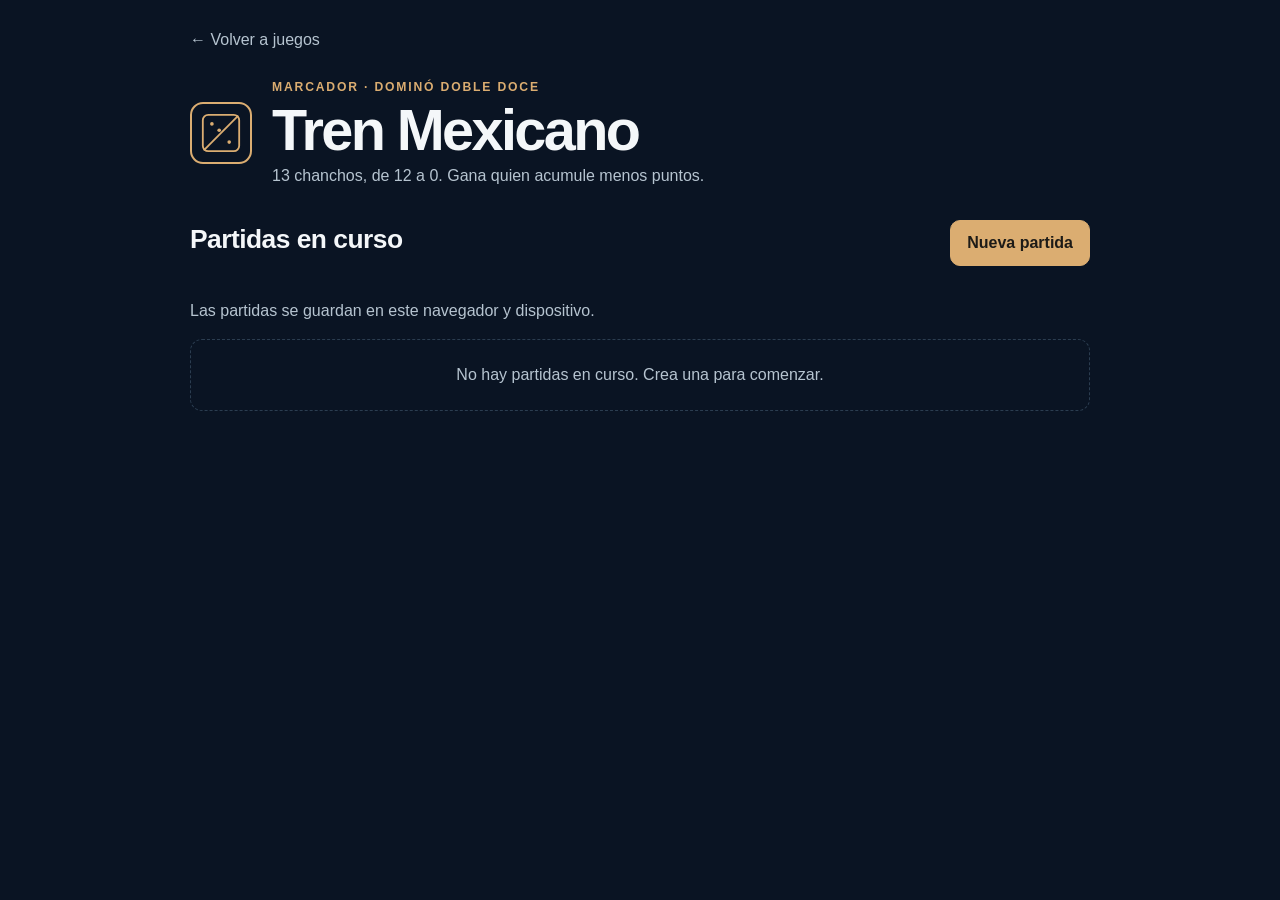
<file: tren_mexicano.html>
<!doctype html>
<html lang="es">
<head>
  <meta charset="utf-8">
  <meta name="viewport" content="width=device-width, initial-scale=1">
  <title>Tren Mexicano · Marcador</title>
  <style>
    :root { color-scheme: dark; --tm-bg:#0a1423; --tm-panel:#121f30; --tm-panel-2:#18283a; --tm-line:#2b3d50; --tm-text:#f4f6f7; --tm-muted:#b6c4d0; --tm-accent:#dbad71; --tm-danger:#f29c97; --accent:var(--tm-accent); }
    *, *::before, *::after { box-sizing:border-box; }
    html { background:var(--tm-bg); }
    body { margin:0; min-height:100vh; background:radial-gradient(ellipse 65% 40% at 95% 0%,rgba(215,173,117,.11),transparent 75%),var(--tm-bg); color:var(--tm-text); font:16px/1.5 system-ui,-apple-system,BlinkMacSystemFont,"Segoe UI",sans-serif; }
    button,input,select { font:inherit; }
    button { cursor:pointer; }
    button:disabled { cursor:not-allowed; opacity:.55; }
    :focus-visible { outline:3px solid var(--tm-accent); outline-offset:3px; }
    .tm-app { max-width:980px; margin:auto; padding:28px clamp(16px,4vw,40px) 80px; }
    .tm-back { color:var(--tm-muted); text-decoration:none; display:inline-block; margin-bottom:26px; }
    .tm-back:hover { color:var(--tm-text); }
    .tm-header { display:flex; align-items:center; gap:20px; margin-bottom:32px; }
    .tm-mark { flex:none; width:62px; height:62px; border:2px solid var(--tm-accent); border-radius:13px; padding:9px; color:var(--tm-accent); }
    .tm-kicker { margin:0 0 4px; color:var(--tm-accent); text-transform:uppercase; letter-spacing:.15em; font-size:.76rem; font-weight:800; }
    h1,h2,h3,p { margin-top:0; }
    h1 { margin-bottom:3px; font-size:clamp(2rem,6vw,3.6rem); letter-spacing:-.045em; line-height:1.05; }
    h2 { font-size:clamp(1.25rem,3vw,1.65rem); letter-spacing:-.02em; }
    h3 { font-size:1rem; }
    .tm-subtitle,.tm-muted { color:var(--tm-muted); }
    .tm-subtitle { margin:0; }
    .tm-panel { background:var(--tm-panel); border:1px solid var(--tm-line); border-radius:18px; padding:clamp(18px,3vw,28px); margin-bottom:18px; box-shadow:0 16px 38px rgba(0,0,0,.13); }
    .tm-panel-head,.tm-toolbar,.tm-session-head { display:flex; align-items:start; justify-content:space-between; gap:12px; }
    .tm-panel-head { margin-bottom:20px; }
    .tm-panel-head h2 { margin:0; }
    .tm-toolbar { flex-wrap:wrap; margin-bottom:18px; }
    .tm-actions { display:flex; gap:9px; flex-wrap:wrap; }
    .tm-btn { border:1px solid var(--tm-line); border-radius:10px; padding:10px 16px; background:var(--tm-panel-2); color:var(--tm-text); font-weight:700; min-height:44px; transition:background .15s,border-color .15s; }
    .tm-btn:hover { background:#303e4d; border-color:#718399; }
    .tm-btn-primary { background:var(--tm-accent); color:#1d1b17; border-color:var(--tm-accent); }
    .tm-btn-primary:hover { background:#ecc493; border-color:#ecc493; }
    .tm-btn-danger { color:var(--tm-danger); }
    .tm-btn-danger:hover { border-color:var(--tm-danger); }
    .tm-icon-btn { width:44px; padding:9px; display:inline-grid; place-items:center; }
    .tm-icon-btn svg { width:19px; height:19px; }
    .tm-input,.tm-select { width:100%; background:var(--tm-panel-2); border:1px solid #607084; border-radius:10px; color:var(--tm-text); padding:11px 13px; min-height:46px; }
    .tm-input::placeholder { color:#aebbc8; }
    .tm-label { display:block; margin-bottom:7px; font-size:.91rem; font-weight:700; }
    .tm-form-row { display:flex; gap:10px; align-items:end; }
    .tm-form-row > div { flex:1; min-width:0; }
    .tm-list { display:grid; gap:12px; }
    .tm-session { background:var(--tm-panel-2); border:1px solid var(--tm-line); border-radius:13px; padding:16px; }
    .tm-session h3 { margin:0 0 4px; font-size:1.12rem; overflow-wrap:anywhere; }
    .tm-session-meta { color:var(--tm-muted); font-size:.88rem; margin:0 0 7px; }
    .tm-session-players { margin:0 0 14px; overflow-wrap:anywhere; }
    .tm-pill { display:inline-block; border:1px solid #6a614d; color:#f0cf9e; border-radius:20px; padding:2px 9px; font-size:.74rem; font-weight:700; }
    .tm-empty { color:var(--tm-muted); border:1px dashed var(--tm-line); border-radius:12px; padding:23px; text-align:center; }
    .tm-player-list { list-style:none; padding:0; margin:0 0 18px; display:grid; gap:8px; }
    .tm-player-list li { display:flex; align-items:center; justify-content:space-between; gap:10px; padding:9px 12px; background:var(--tm-panel-2); border-radius:9px; }
    .tm-player-list span { overflow-wrap:anywhere; }
    .tm-grid { display:grid; grid-template-columns:repeat(auto-fit,minmax(170px,1fr)); gap:12px; margin:18px 0; }
    .tm-progress { display:flex; flex-wrap:wrap; gap:7px; margin-top:13px; }
    .tm-progress span { border-radius:7px; border:1px solid var(--tm-line); padding:5px 9px; color:var(--tm-muted); font-size:.77rem; }
    .tm-progress span.tm-done { background:#313a36; color:#c5dfce; border-color:#688174; }
    .tm-table-wrap { overflow-x:auto; }
    .tm-table { border-collapse:collapse; width:100%; min-width:410px; }
    .tm-table th,.tm-table td { padding:11px 10px; border-bottom:1px solid var(--tm-line); text-align:left; }
    .tm-table th { color:var(--tm-muted); font-size:.77rem; text-transform:uppercase; letter-spacing:.08em; }
    .tm-table td:nth-child(3),.tm-table th:nth-child(3) { text-align:right; }
    .tm-table tr:first-child td { color:#f0cf9e; font-weight:800; }
    .tm-history { display:grid; gap:9px; }
    .tm-history-row { display:flex; align-items:center; justify-content:space-between; flex-wrap:wrap; gap:8px; padding:11px 13px; border:1px solid var(--tm-line); border-radius:10px; background:var(--tm-panel-2); }
    .tm-history-row p { margin:0; color:var(--tm-muted); font-size:.86rem; overflow-wrap:anywhere; }
    .tm-status { min-height:1.5em; color:var(--tm-danger); margin:0 0 12px; }
    .tm-hidden { display:none !important; }
    @media(max-width:580px) { .tm-header { align-items:start; } .tm-mark { width:48px; height:48px; } .tm-form-row { display:block; } .tm-form-row .tm-btn { margin-top:10px; width:100%; } .tm-toolbar > .tm-btn { width:100%; } }
  </style>
  <link rel="stylesheet" href="theme.css">
</head>
<body>
  <main class="tm-app">
    <a class="tm-back" href="index.html">← Volver a juegos</a>
    <header class="tm-header">
      <svg class="tm-mark" viewBox="0 0 44 44" fill="none" aria-hidden="true"><rect x="2" y="2" width="40" height="40" rx="6" stroke="currentColor" stroke-width="2"/><path d="M3 41 41 3" stroke="currentColor" stroke-width="2"/><circle cx="12" cy="12" r="2" fill="currentColor"/><circle cx="20" cy="19" r="2" fill="currentColor"/><circle cx="31" cy="32" r="2" fill="currentColor"/></svg>
      <div><p class="tm-kicker">Marcador · dominó doble doce</p><h1>Tren Mexicano</h1><p class="tm-subtitle">13 chanchos, de 12 a 0. Gana quien acumule menos puntos.</p></div>
    </header>

    <section id="tmLibrary" aria-labelledby="tmLibraryTitle">
      <div class="tm-toolbar"><h2 id="tmLibraryTitle">Partidas en curso</h2><div class="tm-actions"><button type="button" class="tm-btn tm-btn-primary" id="tmNewButton">Nueva partida</button><button type="button" class="tm-btn tm-btn-danger tm-hidden" id="tmClearButton">Limpiar partidas en curso</button></div></div>
      <p class="tm-muted">Las partidas se guardan en este navegador y dispositivo.</p>
      <div id="tmSessionList" class="tm-list"></div>
      <div id="tmFinishedSection" class="tm-hidden"><h2>Partidas finalizadas</h2><div id="tmFinishedList" class="tm-list"></div></div>
    </section>

    <section id="tmCreate" class="tm-hidden" aria-labelledby="tmCreateTitle">
      <div class="tm-panel"><h2 id="tmCreateTitle">Primero, el nombre de la partida</h2><p class="tm-muted">Después podrás agregar a los participantes.</p><form id="tmCreateForm"><label class="tm-label" for="tmName">Nombre de la partida</label><div class="tm-form-row"><div><input class="tm-input" id="tmName" type="text" maxlength="60" autocomplete="off" placeholder="Por ejemplo, Tarde de domingo" required></div><button class="tm-btn tm-btn-primary" type="submit">Continuar</button></div></form><p class="tm-status" id="tmCreateStatus" role="alert"></p><button type="button" class="tm-btn" id="tmCancelCreate">Volver a partidas</button></div>
    </section>

    <section id="tmSetup" class="tm-hidden" aria-labelledby="tmSetupTitle">
      <div class="tm-panel"><p class="tm-kicker" id="tmSetupName"></p><h2 id="tmSetupTitle">Participantes</h2><p class="tm-muted">Agrega al menos dos jugadores. Podrás comenzar cuando estén todos.</p><ul class="tm-player-list" id="tmPlayerList"></ul><form id="tmPlayerForm"><label class="tm-label" for="tmPlayerName">Nombre del jugador</label><div class="tm-form-row"><div><input class="tm-input" id="tmPlayerName" type="text" maxlength="30" autocomplete="off" placeholder="Nombre" required></div><button class="tm-btn" type="submit">Agregar jugador</button></div></form><p class="tm-status" id="tmPlayerStatus" role="alert"></p><div class="tm-actions"><button type="button" class="tm-btn tm-btn-primary" id="tmStartButton">Comenzar partida</button><button type="button" class="tm-btn" data-library>Volver a partidas</button></div></div>
    </section>

    <section id="tmGame" class="tm-hidden" aria-labelledby="tmGameTitle">
      <div class="tm-toolbar"><div><p class="tm-kicker" id="tmGameDate"></p><h2 id="tmGameTitle"></h2><p class="tm-muted" id="tmGamePlayers"></p></div><button type="button" class="tm-btn" data-library>Volver a partidas</button></div>
      <div class="tm-panel"><div class="tm-panel-head"><h2>Rondas</h2><span class="tm-pill" id="tmRoundCount"></span></div><p class="tm-muted">Elige cualquier chancho pendiente. Cada uno se juega una sola vez.</p><div class="tm-progress" id="tmProgress"></div></div>
      <div class="tm-panel" id="tmRoundPanel"><h2>Registrar ronda</h2><form id="tmRoundForm"><label class="tm-label" for="tmChancho">Chancho de esta ronda</label><select class="tm-select" id="tmChancho"></select><div class="tm-grid" id="tmScoreFields"></div><p class="tm-status" id="tmRoundStatus" role="alert"></p><button type="submit" class="tm-btn tm-btn-primary">Guardar ronda</button></form></div>
      <div class="tm-panel"><h2 id="tmRankingTitle">Clasificación</h2><div class="tm-table-wrap"><table class="tm-table"><thead><tr><th>Posición</th><th>Jugador</th><th>Total</th></tr></thead><tbody id="tmRanking"></tbody></table></div></div>
      <div class="tm-panel"><h2>Historial de rondas</h2><div class="tm-history" id="tmHistory"></div></div>
    </section>
  </main>
  <script>
    (() => {
      'use strict';
      const KEY = 'game_points_tren_mexicano_v1';
      const $ = id => document.getElementById(id);
      const pageIds = ['tmLibrary', 'tmCreate', 'tmSetup', 'tmGame'];
      let sessions = [];
      let currentId = null;
      let editingRound = null;

      function showPage(id) {
        pageIds.forEach(pageId => $(pageId).classList.toggle('tm-hidden', pageId !== id));
      }
      function status(id, message) { $(id).textContent = message; }
      function dateLabel(iso) {
        const date = new Date(iso);
        return Number.isNaN(date.getTime()) ? 'Fecha no disponible' : new Intl.DateTimeFormat('es-CL', {dateStyle:'medium', timeStyle:'short'}).format(date);
      }
      function current() { return sessions.find(session => session.id === currentId); }
      function save() {
        try { localStorage.setItem(KEY, JSON.stringify(sessions)); return true; }
        catch { window.alert('No se pudo guardar en este navegador. Revisa el almacenamiento antes de cerrar la página.'); return false; }
      }
      function load() {
        try {
          const parsed = JSON.parse(localStorage.getItem(KEY) || '[]');
          if (!Array.isArray(parsed)) return;
          sessions = parsed.filter(s => s && typeof s.id === 'string' && typeof s.name === 'string' && Array.isArray(s.players) && Array.isArray(s.rounds)).map(s => ({...s, players:s.players.filter(p => typeof p === 'string'), rounds:s.rounds.filter(r => r && Number.isInteger(r.chancho) && r.chancho >= 0 && r.chancho <= 12 && Array.isArray(r.scores))}));
        } catch { sessions = []; window.alert('No se pudieron leer las partidas guardadas en este navegador.'); }
      }
      function make(tag, text, className) {
        const element = document.createElement(tag);
        if (text !== undefined) element.textContent = text;
        if (className) element.className = className;
        return element;
      }
      function button(text, onClick, className = '') {
        const element = make('button', text, `tm-btn ${className}`);
        element.type = 'button'; element.addEventListener('click', onClick); return element;
      }
      function trashButton(label, onClick) {
        const element = button('', onClick, 'tm-btn-danger tm-icon-btn');
        element.setAttribute('aria-label', label); element.title = label;
        element.innerHTML = '<svg viewBox="0 0 24 24" fill="none" stroke="currentColor" stroke-width="1.8" stroke-linecap="round" stroke-linejoin="round" aria-hidden="true"><path d="M4 7h16M10 3h4M6 7l1 14h10l1-14M10 11v6m4-6v6"/></svg>';
        return element;
      }
      function library() { currentId = null; editingRound = null; renderLibrary(); showPage('tmLibrary'); }
      function renderLibrary() {
        const list = $('tmSessionList'); const finished = $('tmFinishedList'); list.replaceChildren(); finished.replaceChildren();
        const inProgress = sessions.filter(s => s.status !== 'complete').length;
        $('tmClearButton').classList.toggle('tm-hidden', !inProgress);
        $('tmFinishedSection').classList.toggle('tm-hidden', !sessions.some(s => s.status === 'complete'));
        if (!inProgress) list.append(make('p', 'No hay partidas en curso. Crea una para comenzar.', 'tm-empty'));
        sessions.slice().reverse().forEach(s => {
          const article = make('article', undefined, 'tm-session');
          const head = make('div', undefined, 'tm-session-head');
          const info = make('div');
          info.append(make('h3', s.name), make('p', `Inicio: ${dateLabel(s.startedAt)}`, 'tm-session-meta'));
          head.append(info, trashButton(`Borrar partida ${s.name}`, () => deleteSession(s.id)));
          const players = make('p', `Participantes: ${s.players.length ? s.players.join(', ') : 'pendientes'}`, 'tm-session-players');
          const actions = make('div', undefined, 'tm-actions');
          const label = s.status === 'complete' ? 'Finalizada' : `${s.rounds.length} de 13 rondas`;
          actions.append(make('span', label, 'tm-pill'), button(s.status === 'complete' ? 'Ver resultado' : 'Retomar partida', () => openSession(s.id)));
          article.append(head, players, actions); (s.status === 'complete' ? finished : list).append(article);
        });
      }
      function deleteSession(id) {
        const s = sessions.find(item => item.id === id);
        if (!s || !window.confirm(`¿Borrar la partida «${s.name}»? Esta acción no se puede deshacer.`)) return;
        sessions = sessions.filter(item => item.id !== id); save(); renderLibrary();
      }
      function clearInProgress() {
        const count = sessions.filter(s => s.status !== 'complete').length;
        if (!count || !window.confirm(`¿Borrar las ${count} partidas en curso? Esta acción no se puede deshacer.`)) return;
        sessions = sessions.filter(s => s.status === 'complete'); save(); renderLibrary();
      }
      function openSession(id) {
        currentId = id; editingRound = null;
        const s = current();
        if (!s) return library();
        if (s.status === 'setup' || s.players.length < 2) renderSetup();
        else renderGame();
      }
      function renderSetup() {
        const s = current(); if (!s) return library();
        $('tmSetupName').textContent = s.name;
        const list = $('tmPlayerList'); list.replaceChildren();
        if (!s.players.length) list.append(make('li', 'Aún no hay participantes.'));
        s.players.forEach((name, i) => {
          const li = make('li'); li.append(make('span', name), trashButton(`Quitar a ${name}`, () => { s.players.splice(i, 1); save(); renderSetup(); })); list.append(li);
        });
        $('tmStartButton').disabled = s.players.length < 2;
        status('tmPlayerStatus', ''); showPage('tmSetup');
      }
      function sortedPlayers(s) {
        return s.players.map((name, index) => ({name,index,total:s.rounds.reduce((sum, round) => sum + (Number(round.scores[index]) || 0), 0)}))
          .sort((a,b) => a.total - b.total || a.index - b.index);
      }
      function renderGame() {
        const s = current(); if (!s) return library();
        $('tmGameTitle').textContent = s.name;
        $('tmGameDate').textContent = `Inicio: ${dateLabel(s.startedAt)}`;
        $('tmGamePlayers').textContent = `Participantes: ${s.players.join(', ')}`;
        $('tmRoundCount').textContent = `${s.rounds.length} de 13 rondas`;
        const progress = $('tmProgress'); progress.replaceChildren();
        for (let n = 12; n >= 0; n--) {
          const done = s.rounds.some(r => r.chancho === n);
          progress.append(make('span', `Chancho ${n}${done ? ' · jugado' : ''}`, done ? 'tm-done' : ''));
        }
        $('tmRoundPanel').classList.toggle('tm-hidden', s.status === 'complete');
        const select = $('tmChancho'); select.replaceChildren();
        for (let n = 12; n >= 0; n--) {
          if (s.rounds.some(r => r.chancho === n) && n !== editingRound) continue;
          const option = make('option', `Chancho ${n}`); option.value = String(n); select.append(option);
        }
        if (editingRound !== null) select.value = String(editingRound);
        renderScoreFields();
        const ranking = $('tmRanking'); ranking.replaceChildren();
        $('tmRankingTitle').textContent = s.status === 'complete' ? 'Resultado final · menor puntaje gana' : 'Clasificación · menor puntaje primero';
        sortedPlayers(s).forEach((entry, index) => {
          const tr = make('tr'); tr.append(make('td', `${index + 1}.`), make('td', entry.name), make('td', String(entry.total))); ranking.append(tr);
        });
        const history = $('tmHistory'); history.replaceChildren();
        if (!s.rounds.length) history.append(make('p', 'Aún no se han registrado rondas.', 'tm-muted'));
        s.rounds.forEach(round => {
          const row = make('div', undefined, 'tm-history-row'); const details = make('div');
          details.append(make('strong', `Chancho ${round.chancho}`), make('p', s.players.map((name,i) => `${name}: ${round.scores[i]}`).join(' · ')));
          row.append(details, button('Corregir puntajes', () => editRound(round.chancho))); history.append(row);
        });
        status('tmRoundStatus', ''); showPage('tmGame');
      }
      function renderScoreFields() {
        const s = current(); if (!s) return;
        const fields = $('tmScoreFields'); fields.replaceChildren();
        const previous = editingRound === null ? null : s.rounds.find(r => r.chancho === editingRound);
        s.players.forEach((name,i) => {
          const wrapper = make('div'); const input = make('input'); const id = `tmScore${i}`;
          const label = make('label', name, 'tm-label'); label.htmlFor = id;
          input.id = id; input.name = id; input.className = 'tm-input'; input.type = 'number'; input.inputMode = 'numeric'; input.min = '0'; input.step = '1'; input.required = true;
          if (previous) input.value = String(previous.scores[i]);
          wrapper.append(label,input); fields.append(wrapper);
        });
        const submit = $('tmRoundForm').querySelector('button[type="submit"]');
        submit.textContent = editingRound === null ? 'Guardar ronda' : 'Guardar corrección';
      }
      function editRound(chancho) {
        const s = current(); if (!s || !s.rounds.some(r => r.chancho === chancho)) return;
        editingRound = chancho;
        $('tmRoundPanel').classList.remove('tm-hidden');
        const select = $('tmChancho'); select.replaceChildren();
        const option = make('option', `Chancho ${chancho}`); option.value = String(chancho); select.append(option);
        renderScoreFields(); $('tmRoundPanel').scrollIntoView({behavior:'smooth',block:'start'});
      }
      $('tmNewButton').addEventListener('click', () => { $('tmCreateForm').reset(); status('tmCreateStatus',''); showPage('tmCreate'); $('tmName').focus(); });
      $('tmCancelCreate').addEventListener('click', library);
      document.querySelectorAll('[data-library]').forEach(el => el.addEventListener('click', library));
      $('tmClearButton').addEventListener('click', clearInProgress);
      $('tmCreateForm').addEventListener('submit', event => {
        event.preventDefault(); const name = $('tmName').value.trim();
        if (!name) { status('tmCreateStatus','Escribe un nombre para la partida.'); return; }
        const id = typeof crypto !== 'undefined' && crypto.randomUUID ? crypto.randomUUID() : `${Date.now()}-${Math.random().toString(36).slice(2)}`;
        const session = {id,name,startedAt:new Date().toISOString(),players:[],rounds:[],status:'setup'};
        sessions.push(session); currentId = id; save(); renderSetup(); $('tmPlayerName').focus();
      });
      $('tmPlayerForm').addEventListener('submit', event => {
        event.preventDefault(); const s = current(); if (!s) return;
        const name = $('tmPlayerName').value.trim();
        if (!name) { status('tmPlayerStatus','Escribe el nombre del jugador.'); return; }
        if (s.players.some(p => p.toLocaleLowerCase('es') === name.toLocaleLowerCase('es'))) { status('tmPlayerStatus','Este participante ya está agregado.'); return; }
        s.players.push(name); $('tmPlayerForm').reset(); save(); renderSetup(); $('tmPlayerName').focus();
      });
      $('tmStartButton').addEventListener('click', () => {
        const s = current(); if (!s || s.players.length < 2) return;
        s.status = 'active'; save(); renderGame();
      });
      $('tmRoundForm').addEventListener('submit', event => {
        event.preventDefault(); const s = current(); if (!s) return;
        const chancho = Number($('tmChancho').value);
        if (!Number.isInteger(chancho) || chancho < 0 || chancho > 12) { status('tmRoundStatus','Elige un chancho válido.'); return; }
        if (editingRound === null && s.rounds.some(r => r.chancho === chancho)) { status('tmRoundStatus','Este chancho ya se jugó.'); return; }
        const scores = s.players.map((_,i) => Number($(`tmScore${i}`).value));
        if (scores.some((score,i) => !$(`tmScore${i}`).value.trim() || !Number.isSafeInteger(score) || score < 0)) { status('tmRoundStatus','Ingresa puntos enteros no negativos para todos los jugadores.'); return; }
        if (editingRound === null) s.rounds.push({chancho,scores});
        else { const round = s.rounds.find(r => r.chancho === editingRound); if (!round) return; round.scores = scores; }
        editingRound = null; s.status = s.rounds.length === 13 ? 'complete' : 'active'; save(); renderGame();
      });
      load(); library();
    })();
  </script>
</body>
</html>
</file>
<file: theme.css>
/* Shared visual layer. Game state and layout visibility remain controlled by each page. */
:root {
  color-scheme: dark;
  --bg: #0a1423;
  --surface: #121f30;
  --surface2: #18283a;
  --text: #f4f7f9;
  --muted: #a8b8c7;
  --border: #2b3d50;
}
html { scroll-behavior: smooth; }
body { -webkit-font-smoothing: antialiased; }
button, input, select { font: inherit; }
button, a { -webkit-tap-highlight-color: transparent; }
:focus-visible { outline: 2px solid #d3e1eb; outline-offset: 3px; }

/* Game pages: refinement only; their scripts and phase switching are untouched. */
body:not(.home) {
  background: #0a1423;
  color: #f4f7f9;
  font-family: Inter, ui-sans-serif, -apple-system, BlinkMacSystemFont, "Segoe UI", sans-serif;
}
body:not(.home)::before {
  background: radial-gradient(ellipse 65% 48% at 50% -12%, color-mix(in srgb, var(--accent) 12%, transparent), transparent 78%);
}
body:not(.home) .app { max-width: 980px; padding-top: 2.4rem; }
body:not(.home) .header { margin-bottom: 2.4rem; }
body:not(.home) .header-back {
  border: 1px solid #2a3d51; background: #132236; border-radius: 100px;
  padding: .58rem .9rem; color: #c5d1dc; font-size: .82rem; font-weight: 700;
}
body:not(.home) .header h1 {
  color: #f4f7f9; background: none; -webkit-text-fill-color: currentColor;
  font-family: Inter, ui-sans-serif, -apple-system, BlinkMacSystemFont, "Segoe UI", sans-serif;
  font-weight: 800; letter-spacing: -.055em; line-height: 1.08;
  font-size: clamp(2.6rem, 7vw, 4.5rem);
}
body:not(.home) .header p { color: #a9bac8; line-height: 1.55; margin-top: .6rem; }
body:not(.home) .card,
body:not(.home) .modal-box,
body:not(.home) .podium-item {
  background: #121f30; border: 1px solid #2b3d50;
  border-radius: 18px; box-shadow: 0 16px 45px rgba(0, 0, 0, .13);
}
body:not(.home) .card { padding: clamp(1.2rem, 3vw, 1.9rem); }
body:not(.home) .card-title {
  color: #dce7ee; font-size: .76rem; font-weight: 800;
  letter-spacing: .11em; margin-bottom: 1.1rem;
}
body:not(.home) .input-row input,
body:not(.home) .score-field input,
body:not(.home) .mini-field input,
body:not(.home) input[type="text"],
body:not(.home) input[type="number"],
body:not(.home) select {
  background: #18283a; color: #f4f7f9; border: 1px solid #364a5f;
  border-radius: 10px; min-height: 44px;
}
body:not(.home) input::placeholder { color: #93a7b8; }
body:not(.home) input:focus,
body:not(.home) select:focus { border-color: var(--accent); box-shadow: 0 0 0 3px color-mix(in srgb, var(--accent) 15%, transparent); }
body:not(.home) .btn { border-radius: 10px; min-height: 44px; font-size: .9rem; font-weight: 750; letter-spacing: 0; }
body:not(.home) .btn:hover { opacity: 1; filter: brightness(1.08); transform: translateY(-1px); }
body:not(.home) .btn-primary { background: var(--accent); color: #07121d; }
body:not(.home) .btn-ghost { background: #1c3045; border-color: #375069; color: #e5edf2; }
body:not(.home) .btn-danger { background: #7d303b; color: #fff; }
body:not(.home) .btn-success { background: #216e58; color: #fff; }
body:not(.home) .score-table { border-collapse: separate; border-spacing: 0; min-width: max-content; }
body:not(.home) .score-table th { color: #b7c9d6; background: #1b2c40; border-bottom-color: #364a5f; }
body:not(.home) .score-table td { border-bottom-color: #2b3d50; }
body:not(.home) .score-table tr:last-child td { border-bottom: 0; }
body:not(.home) .total-cell,
body:not(.home) .round-badge,
body:not(.home) .place-score,
body:not(.home) .stat-val { color: var(--accent); }
body:not(.home) .round-badge,
body:not(.home) .place-score,
body:not(.home) .stat-val,
body:not(.home) .place-num,
body:not(.home) .modal-title {
  font-family: Inter, ui-sans-serif, -apple-system, BlinkMacSystemFont, "Segoe UI", sans-serif;
  font-weight: 800; letter-spacing: -.035em;
}
body:not(.home) .player-chip,
body:not(.home) .stat-box,
body:not(.home) .info-item,
body:not(.home) .score-breakdown { background: #192a3d; border-color: #32485f; }
body:not(.home) .session-note,
body:not(.home) .empty-hint,
body:not(.home) .info-text { color: #a9bac8; }
body:not(.home) .toast { background: #1b2d41; border-color: #41566b; }
@media (max-width: 600px) {
  body:not(.home) .app { padding: 1.3rem .85rem 3rem; }
  body:not(.home) .card { padding: 1.2rem; }
  body:not(.home) .score-table { font-size: .84rem; }
}

/* Home */
.home, .home * { box-sizing: border-box; }
.home { margin: 0; min-height: 100vh; background: #0a1423; color: #eef3f6; font-family: Inter, ui-sans-serif, -apple-system, BlinkMacSystemFont, "Segoe UI", sans-serif; }
.home::before { content: ""; position: fixed; inset: 0; pointer-events: none; background: radial-gradient(ellipse 65% 42% at 73% 0%, #173149 0%, transparent 74%); }
.home-shell { position: relative; width: min(1216px, calc(100% - 64px)); margin: 0 auto; }
.home-header { height: 104px; display: flex; align-items: center; gap: 12px; border-bottom: 1px solid #26394d; }
.brand-mark { width: 43px; height: 43px; color: #dbad71; }
.brand-mark svg { display: block; width: 100%; height: 100%; }
.brand-name { font-size: 1rem; font-weight: 850; letter-spacing: .17em; }
.brand-dot { color: #dbad71; }
.brand-caption { margin-left: auto; color: #93a6b5; font-size: .69rem; font-weight: 750; letter-spacing: .19em; }
.home-intro { padding: clamp(76px, 10vw, 132px) 0 92px; max-width: 770px; }
.eyebrow, .section-kicker { color: #dbad71; font-size: .72rem; font-weight: 800; letter-spacing: .18em; }
.eyebrow { display: flex; align-items: center; gap: 13px; }
.eyebrow-line { display: inline-block; width: 27px; height: 1px; background: #dbad71; }
.home-intro h1 { margin: 24px 0; font-size: clamp(4.5rem, 11vw, 9rem); font-weight: 800; line-height: .98; letter-spacing: -.085em; }
.home-intro h1 em { color: #dbad71; font-style: normal; }
.home-intro p { max-width: 520px; color: #b1c0ca; font-size: clamp(1rem, 1.7vw, 1.14rem); line-height: 1.7; }
.game-section { padding-bottom: 108px; }
.section-heading { display: flex; align-items: end; justify-content: space-between; gap: 24px; margin-bottom: 26px; }
.section-heading h2 { margin: 10px 0 0; font-size: clamp(1.65rem, 3vw, 2.35rem); letter-spacing: -.055em; }
.game-count { color: #9fb1be; font-size: .82rem; padding-bottom: 5px; }
.games-grid { display: grid; grid-template-columns: repeat(4, minmax(0, 1fr)); gap: 16px; }
.game-card { display: flex; flex-direction: column; min-width: 0; min-height: 446px; padding: 20px; color: #eef3f6; text-decoration: none; background: #132236; border: 1px solid #30445a; border-radius: 18px; overflow: hidden; transition: transform .25s ease, border-color .25s ease, background .25s ease, box-shadow .25s ease; }
.game-card:hover { transform: translateY(-5px); background: #192b40; border-color: #667f92; box-shadow: 0 24px 50px rgba(0,0,0,.25); }
.game-card-top { display: flex; align-items: center; justify-content: space-between; }
.game-number { font-size: .75rem; font-weight: 800; letter-spacing: .12em; color: #9dafbf; }
.card-arrow { display: grid; place-items: center; width: 31px; height: 31px; border: 1px solid #41566a; border-radius: 50%; color: #d2dde4; font-size: 1rem; transition: background .25s, color .25s; }
.game-card:hover .card-arrow { background: #e3b77d; color: #142335; border-color: #e3b77d; }
.game-art { position: relative; height: 156px; display: flex; align-items: center; justify-content: center; margin: 12px -20px 23px; overflow: hidden; background: radial-gradient(circle at center, color-mix(in srgb, var(--card-accent) 19%, transparent), transparent 70%); }
.card-scrabble { --card-accent: #d8ad74; }
.card-carioca { --card-accent: #73b7aa; }
.card-escoba { --card-accent: #b98cad; }
.card-tren { --card-accent: #8eaedb; }
.art-scrabble { gap: 2px; transform: rotate(-9deg); }
.art-scrabble span { width: 56px; height: 56px; display: grid; place-items: center; color: #241c13; font-family: Georgia, serif; font-size: 2rem; font-weight: 700; background: #d8ad74; border: 4px solid #c39a61; border-radius: 5px; box-shadow: 4px 8px 0 rgba(0,0,0,.25); }
.art-scrabble span:nth-child(2) { transform: translateY(-9px); }
.art-carioca .playing-card { position: absolute; width: 75px; height: 105px; border-radius: 7px; background: #ecf4ee; color: #31564d; padding: 8px; font-family: Georgia, serif; font-size: 1.25rem; box-shadow: 7px 12px 20px rgba(0,0,0,.2); }
.art-carioca .playing-card span { display: block; font-size: 1.15rem; }
.art-carioca .card-one { transform: rotate(-18deg) translateX(-24px); }
.art-carioca .card-two { transform: rotate(15deg) translateX(27px); }
.art-escoba span { position: relative; z-index: 1; display: grid; place-items: center; width: 110px; height: 110px; border: 2px solid #c3a1bb; border-radius: 50%; font-family: Georgia, serif; font-size: 4rem; color: #d3b5cc; box-shadow: 0 0 0 14px rgba(185,140,173,.11); }
.art-escoba i { position: absolute; width: 158px; height: 1px; background: #c3a1bb; transform: rotate(-35deg); }
.art-tren { width: auto; }
.art-tren::before { content: ""; position: absolute; width: 122px; height: 92px; background: #e4ebed; border-radius: 8px; transform: rotate(-11deg); box-shadow: 8px 12px 22px rgba(0,0,0,.22); }
.domino-half { z-index: 1; display: grid; grid-template-columns: repeat(2, 1fr); gap: 10px 13px; transform: rotate(-11deg); margin: 0 8px; }
.domino-half i { width: 6px; height: 6px; border-radius: 50%; background: #25445a; }
.domino-divider { z-index: 1; height: 75px; width: 1px; background: #7590a0; transform: rotate(-11deg); }
.game-card-content { display: flex; flex-direction: column; flex: 1; }
.card-category { font-size: .65rem; font-weight: 850; letter-spacing: .14em; color: var(--card-accent); }
.game-card h3 { font-size: clamp(1.38rem, 2vw, 1.7rem); letter-spacing: -.055em; line-height: 1.14; margin: 9px 0; }
.game-card p { color: #acbeca; font-size: .85rem; line-height: 1.55; margin: 0 0 23px; }
.score-rule { margin-top: auto; padding-top: 15px; border-top: 1px solid #34495d; color: #d3dde4; font-size: .76rem; font-weight: 700; }
.home-footer { display: flex; justify-content: space-between; gap: 20px; padding: 22px 0 33px; border-top: 1px solid #26394d; color: #8599a9; font-size: .68rem; font-weight: 750; letter-spacing: .13em; }
@media (max-width: 1040px) { .games-grid { grid-template-columns: repeat(2, minmax(0, 1fr)); } .game-card { min-height: 415px; } }
@media (max-width: 600px) { .home-shell { width: min(100% - 32px, 460px); } .home-header { height: 78px; } .brand-caption { display: none; } .home-intro { padding: 77px 0 66px; } .home-intro h1 { font-size: clamp(4rem, 17vw, 6rem); } .section-heading { align-items: start; } .game-count { font-size: .72rem; text-align: right; } .games-grid { grid-template-columns: 1fr; gap: 12px; } .game-card { min-height: 380px; } .game-section { padding-bottom: 80px; } .home-footer span:last-child { display: none; } }
@media (prefers-reduced-motion: reduce) { *, *::before, *::after { scroll-behavior: auto !important; animation-duration: .01ms !important; transition-duration: .01ms !important; } }
.card-arrow svg { width: 17px; height: 17px; }
body:not(.home) .sessions-list { display: grid; gap: 10px; margin-top: 14px; }
body:not(.home) .session-entry { display: flex; align-items: center; justify-content: space-between; gap: 12px; padding: 13px; background: #192a3d; border: 1px solid #344a61; border-radius: 11px; }
body:not(.home) .session-entry.is-active { border-color: var(--accent); }
body:not(.home) .session-entry-info { min-width: 0; display: grid; gap: 4px; }
body:not(.home) .session-entry-info strong { color: #f2f6f8; overflow-wrap: anywhere; }
body:not(.home) .session-entry-info span { color: #acbdc9; font-size: .79rem; line-height: 1.45; overflow-wrap: anywhere; }
body:not(.home) .session-entry-actions { display: flex; gap: 6px; flex: none; }
body:not(.home) .session-entry-actions .btn { min-height: 38px; padding: .55rem .8rem; }
body:not(.home) .session-entry-actions .btn-danger { display: grid; place-items: center; padding: .55rem; width: 38px; }
@media (max-width: 560px) { body:not(.home) .session-entry { align-items: stretch; flex-direction: column; } body:not(.home) .session-entry-actions .btn:first-child { flex: 1; justify-content: center; } }
</file>
